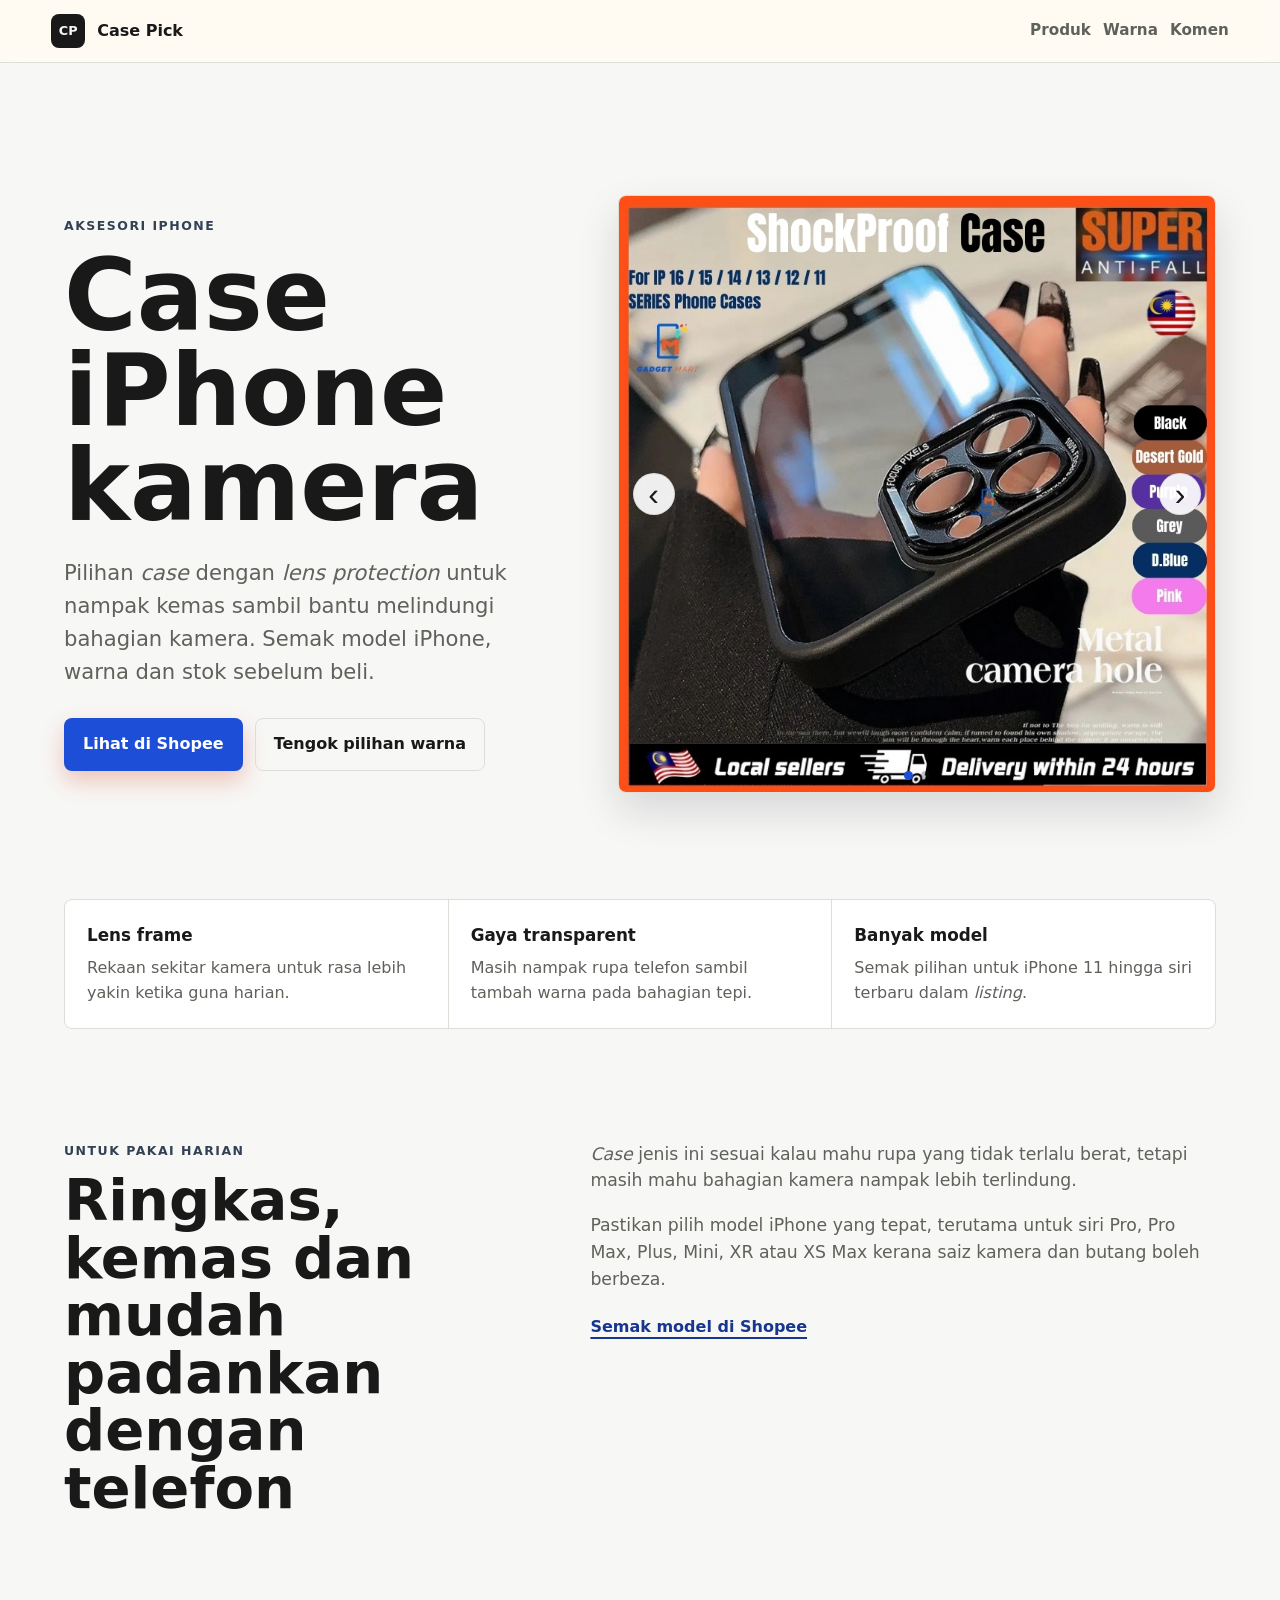
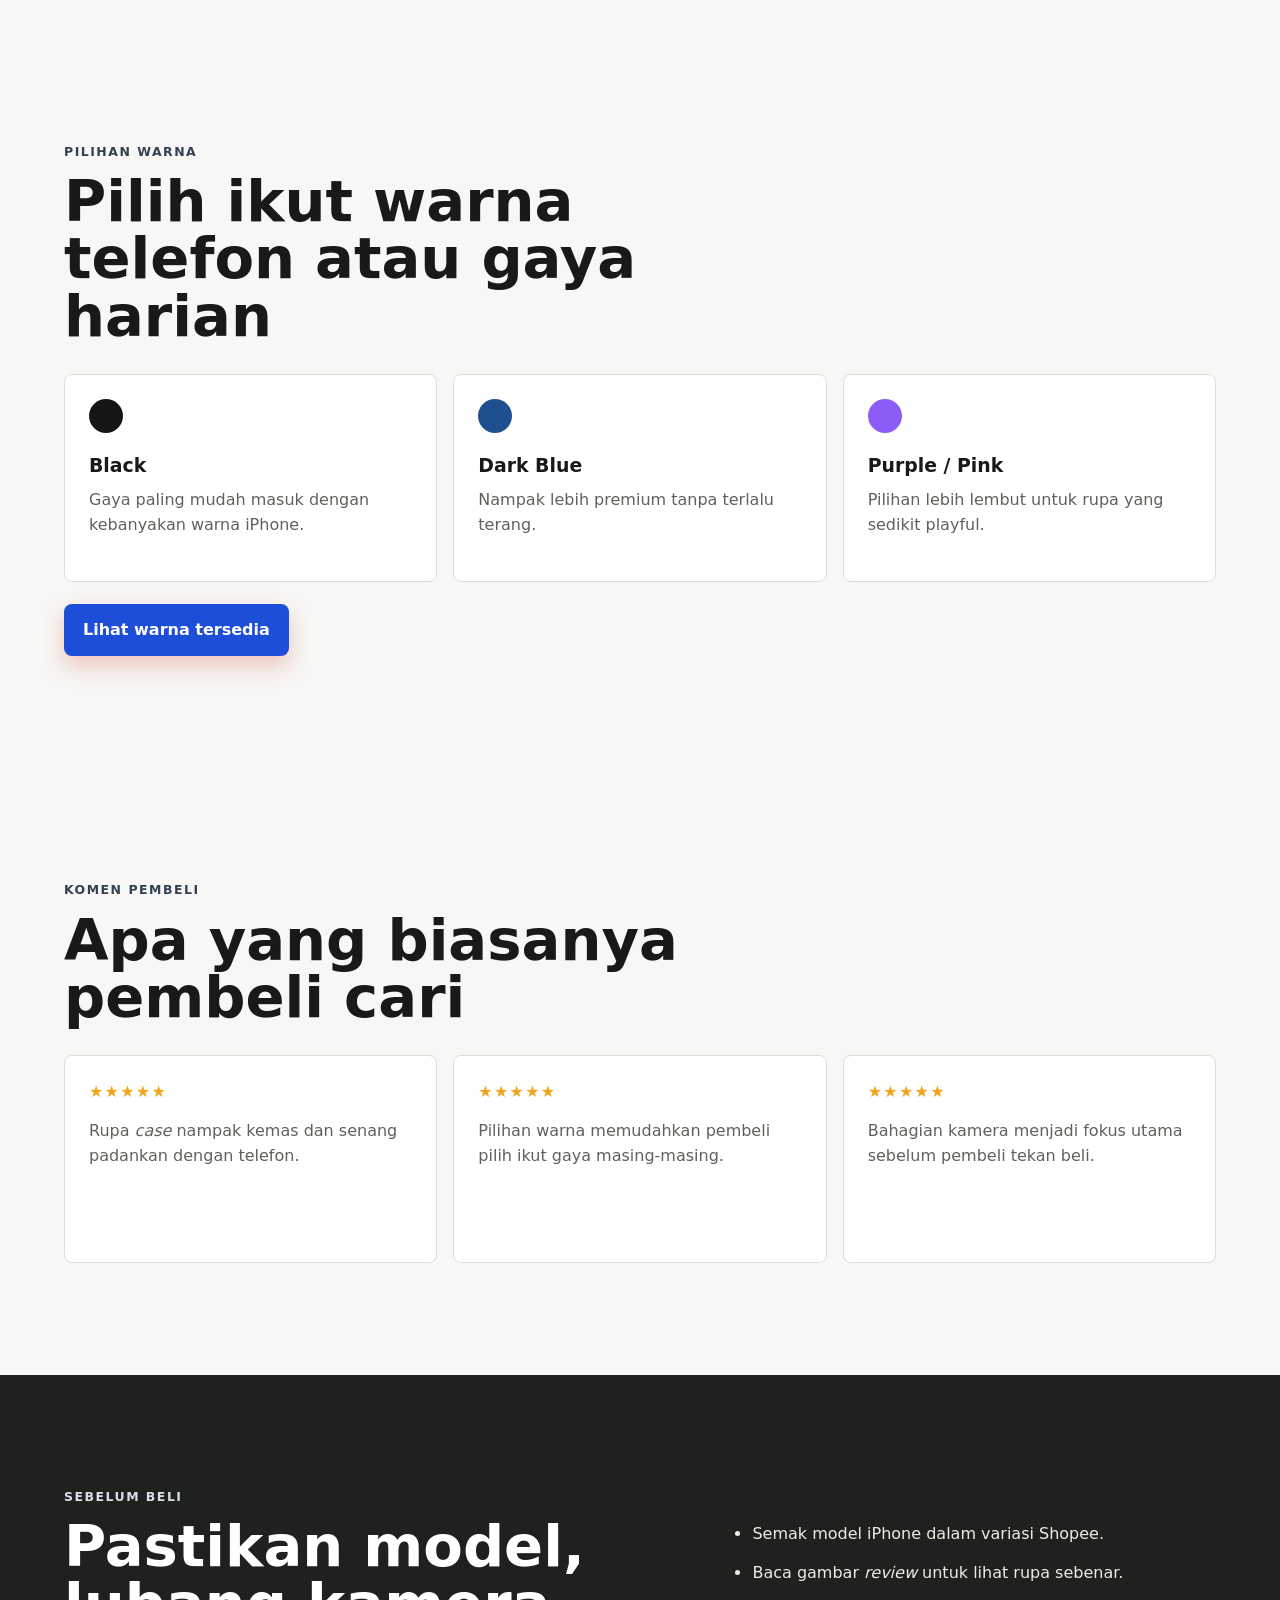
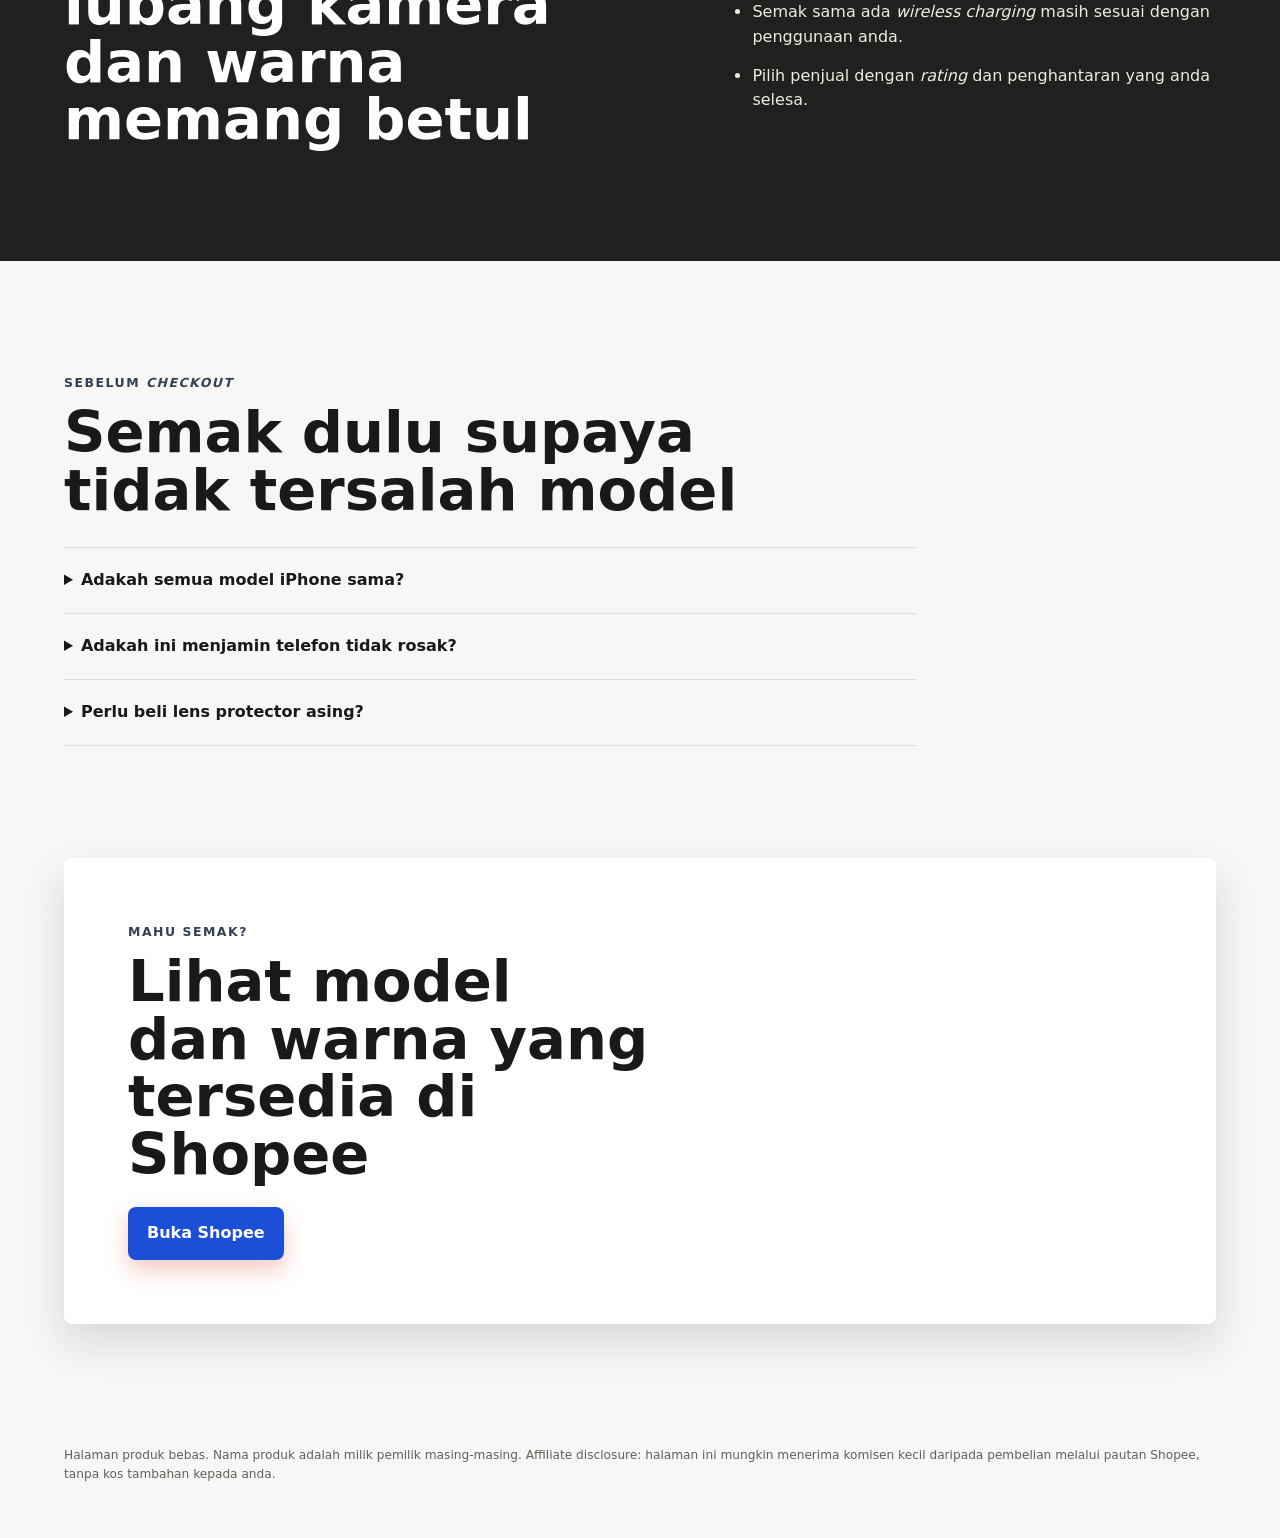
<file: projects/iphone-lens-case-affiliate-site/index.html>
<!doctype html>
<html lang="ms">
  <head>
    <meta charset="utf-8">
    <meta name="viewport" content="width=device-width, initial-scale=1">
    <title>iPhone Lens Protection Case Malaysia</title>
    <meta
      name="description"
      content="Sarung iPhone dengan perlindungan kamera dan gaya transparent. Semak model, warna, harga dan stok di Shopee."
    >
    <meta property="og:title" content="Sarung iPhone dengan camera lens protection">
    <meta
      property="og:description"
      content="Pilihan case iPhone yang nampak kemas, ada pilihan warna, dan sesuai untuk semak di Shopee."
    >
    <meta property="og:image" content="assets/product/iphone-lens-case-01.jpg">
    <meta property="og:type" content="website">
    <link rel="stylesheet" href="styles.css">
  </head>
  <body>
    <header class="site-header">
      <a class="brand" href="#top" aria-label="Case Pick">
        <span class="brand-mark">CP</span>
        <span>Case Pick</span>
      </a>
      <nav aria-label="Bahagian halaman">
        <a href="#produk">Produk</a>
        <a href="#warna">Warna</a>
        <a href="#komen">Komen</a>
      </nav>
    </header>

    <main id="top">
      <section class="hero">
        <div class="hero-copy">
          <p class="eyebrow">Aksesori iPhone</p>
          <h1>Case iPhone kamera</h1>
          <p class="lead">
            Pilihan <em>case</em> dengan <em>lens protection</em> untuk nampak
            kemas sambil bantu melindungi bahagian kamera. Semak model iPhone,
            warna dan stok sebelum beli.
          </p>
          <div class="hero-actions">
            <a class="button primary" data-affiliate-link href="#" rel="nofollow sponsored noopener" target="_blank">
              Lihat di Shopee
            </a>
            <a class="button secondary" href="#warna">Tengok pilihan warna</a>
          </div>
        </div>

        <section class="product-gallery" aria-label="Gambar produk iPhone lens case">
          <div class="slider" data-slider>
            <div class="slides">
              <figure class="slide is-active">
                <img src="assets/product/iphone-lens-case-01.jpg" alt="iPhone shockproof case dengan camera lens protection">
              </figure>
              <figure class="slide">
                <img src="assets/product/iphone-lens-case-02.jpg" alt="Pilihan warna iPhone case dengan lens frame">
              </figure>
            </div>
            <button class="slider-button prev" type="button" data-prev aria-label="Gambar sebelum">‹</button>
            <button class="slider-button next" type="button" data-next aria-label="Gambar seterusnya">›</button>
            <div class="slider-dots" aria-label="Status gambar">
              <button type="button" class="is-active" data-dot="0" aria-label="Gambar 1"></button>
              <button type="button" data-dot="1" aria-label="Gambar 2"></button>
            </div>
          </div>
        </section>
      </section>

      <section id="produk" class="signal-strip" aria-label="Kelebihan produk">
        <div>
          <strong>Lens frame</strong>
          <span>Rekaan sekitar kamera untuk rasa lebih yakin ketika guna harian.</span>
        </div>
        <div>
          <strong>Gaya transparent</strong>
          <span>Masih nampak rupa telefon sambil tambah warna pada bahagian tepi.</span>
        </div>
        <div>
          <strong>Banyak model</strong>
          <span>Semak pilihan untuk iPhone 11 hingga siri terbaru dalam <em>listing</em>.</span>
        </div>
      </section>

      <section class="section two-column">
        <div>
          <p class="eyebrow">Untuk pakai harian</p>
          <h2>Ringkas, kemas dan mudah padankan dengan telefon</h2>
        </div>
        <div class="copy-stack">
          <p>
            <em>Case</em> jenis ini sesuai kalau mahu rupa yang tidak terlalu berat,
            tetapi masih mahu bahagian kamera nampak lebih terlindung.
          </p>
          <p>
            Pastikan pilih model iPhone yang tepat, terutama untuk siri Pro, Pro Max,
            Plus, Mini, XR atau XS Max kerana saiz kamera dan butang boleh berbeza.
          </p>
          <a class="text-link" data-affiliate-link href="#" rel="nofollow sponsored noopener" target="_blank">
            Semak model di Shopee
          </a>
        </div>
      </section>

      <section id="warna" class="section">
        <div class="section-heading">
          <p class="eyebrow">Pilihan warna</p>
          <h2>Pilih ikut warna telefon atau gaya harian</h2>
        </div>
        <div class="flavour-grid">
          <article>
            <span class="dot black"></span>
            <h3>Black</h3>
            <p>Gaya paling mudah masuk dengan kebanyakan warna iPhone.</p>
          </article>
          <article>
            <span class="dot blue"></span>
            <h3>Dark Blue</h3>
            <p>Nampak lebih premium tanpa terlalu terang.</p>
          </article>
          <article>
            <span class="dot purple"></span>
            <h3>Purple / Pink</h3>
            <p>Pilihan lebih lembut untuk rupa yang sedikit playful.</p>
          </article>
        </div>
        <div class="section-action">
          <a class="button primary" data-affiliate-link href="#" rel="nofollow sponsored noopener" target="_blank">
            Lihat warna tersedia
          </a>
        </div>
      </section>

      <section id="komen" class="section reviews">
        <div class="section-heading">
          <p class="eyebrow">Komen pembeli</p>
          <h2>Apa yang biasanya pembeli cari</h2>
        </div>
        <div class="review-grid">
          <article>
            <div class="stars" aria-label="Maklum balas positif">★★★★★</div>
            <p>Rupa <em>case</em> nampak kemas dan senang padankan dengan telefon.</p>
          </article>
          <article>
            <div class="stars" aria-label="Maklum balas positif">★★★★★</div>
            <p>Pilihan warna memudahkan pembeli pilih ikut gaya masing-masing.</p>
          </article>
          <article>
            <div class="stars" aria-label="Maklum balas positif">★★★★★</div>
            <p>Bahagian kamera menjadi fokus utama sebelum pembeli tekan beli.</p>
          </article>
        </div>
      </section>

      <section class="section feature-band">
        <div>
          <p class="eyebrow">Sebelum beli</p>
          <h2>Pastikan model, lubang kamera dan warna memang betul</h2>
        </div>
        <ul>
          <li>Semak model iPhone dalam variasi Shopee.</li>
          <li>Baca gambar <em>review</em> untuk lihat rupa sebenar.</li>
          <li>Semak sama ada <em>wireless charging</em> masih sesuai dengan penggunaan anda.</li>
          <li>Pilih penjual dengan <em>rating</em> dan penghantaran yang anda selesa.</li>
        </ul>
      </section>

      <section id="faq" class="section faq">
        <div class="section-heading">
          <p class="eyebrow">Sebelum <em>checkout</em></p>
          <h2>Semak dulu supaya tidak tersalah model</h2>
        </div>
        <details>
          <summary>Adakah semua model iPhone sama?</summary>
          <p>Tidak. Saiz badan, lubang kamera dan kedudukan butang boleh berbeza. Pilih variasi model yang tepat di Shopee.</p>
        </details>
        <details>
          <summary>Adakah ini menjamin telefon tidak rosak?</summary>
          <p>Tidak. <em>Case</em> boleh membantu perlindungan harian, tetapi tidak menjamin telefon bebas rosak jika jatuh atau terkena hentakan kuat.</p>
        </details>
        <details>
          <summary>Perlu beli lens protector asing?</summary>
          <p>Bergantung pada pilihan anda. Semak gambar dan penerangan penjual untuk faham sama ada rekaan kamera sudah mencukupi untuk penggunaan anda.</p>
        </details>
      </section>

      <section class="closing-cta">
        <p class="eyebrow">Mahu semak?</p>
        <h2>Lihat model dan warna yang tersedia di Shopee</h2>
        <a class="button primary" data-affiliate-link href="#" rel="nofollow sponsored noopener" target="_blank">
          Buka Shopee
        </a>
      </section>
    </main>

    <footer>
      <p>
        Halaman produk bebas. Nama produk adalah milik pemilik masing-masing.
        Affiliate disclosure: halaman ini mungkin menerima komisen kecil daripada pembelian melalui pautan Shopee, tanpa kos tambahan kepada anda.
      </p>
    </footer>

    <script>
      // Replace this with your generated Shopee affiliate URL when ready.
      const AFFILIATE_URL = "";

      document.querySelectorAll("[data-affiliate-link]").forEach((link) => {
        if (AFFILIATE_URL.trim()) {
          link.href = AFFILIATE_URL;
          return;
        }

        link.href = "#";
        link.setAttribute("aria-disabled", "true");
        link.addEventListener("click", (event) => event.preventDefault());
      });

      const slides = Array.from(document.querySelectorAll(".slide"));
      const dots = Array.from(document.querySelectorAll("[data-dot]"));
      const prevButton = document.querySelector("[data-prev]");
      const nextButton = document.querySelector("[data-next]");
      let activeSlide = 0;
      let autoTimer;

      function showSlide(nextIndex, direction = "next") {
        const current = activeSlide;
        activeSlide = (nextIndex + slides.length) % slides.length;

        slides.forEach((slide, index) => {
          slide.classList.remove("is-active", "from-right", "from-left", "to-left", "to-right");
          if (index === current && index !== activeSlide) {
            slide.classList.add(direction === "next" ? "to-left" : "to-right");
          }
          if (index === activeSlide) {
            slide.classList.add("is-active", direction === "next" ? "from-right" : "from-left");
          }
        });

        dots.forEach((dot, index) => {
          dot.classList.toggle("is-active", index === activeSlide);
        });
      }

      function restartAutoSlide() {
        clearInterval(autoTimer);
        autoTimer = setInterval(() => showSlide(activeSlide + 1, "next"), 4200);
      }

      prevButton.addEventListener("click", () => {
        showSlide(activeSlide - 1, "prev");
        restartAutoSlide();
      });

      nextButton.addEventListener("click", () => {
        showSlide(activeSlide + 1, "next");
        restartAutoSlide();
      });

      dots.forEach((dot) => {
        dot.addEventListener("click", () => {
          const nextIndex = Number(dot.dataset.dot);
          showSlide(nextIndex, nextIndex > activeSlide ? "next" : "prev");
          restartAutoSlide();
        });
      });

      restartAutoSlide();
    </script>
  </body>
</html>
</file>
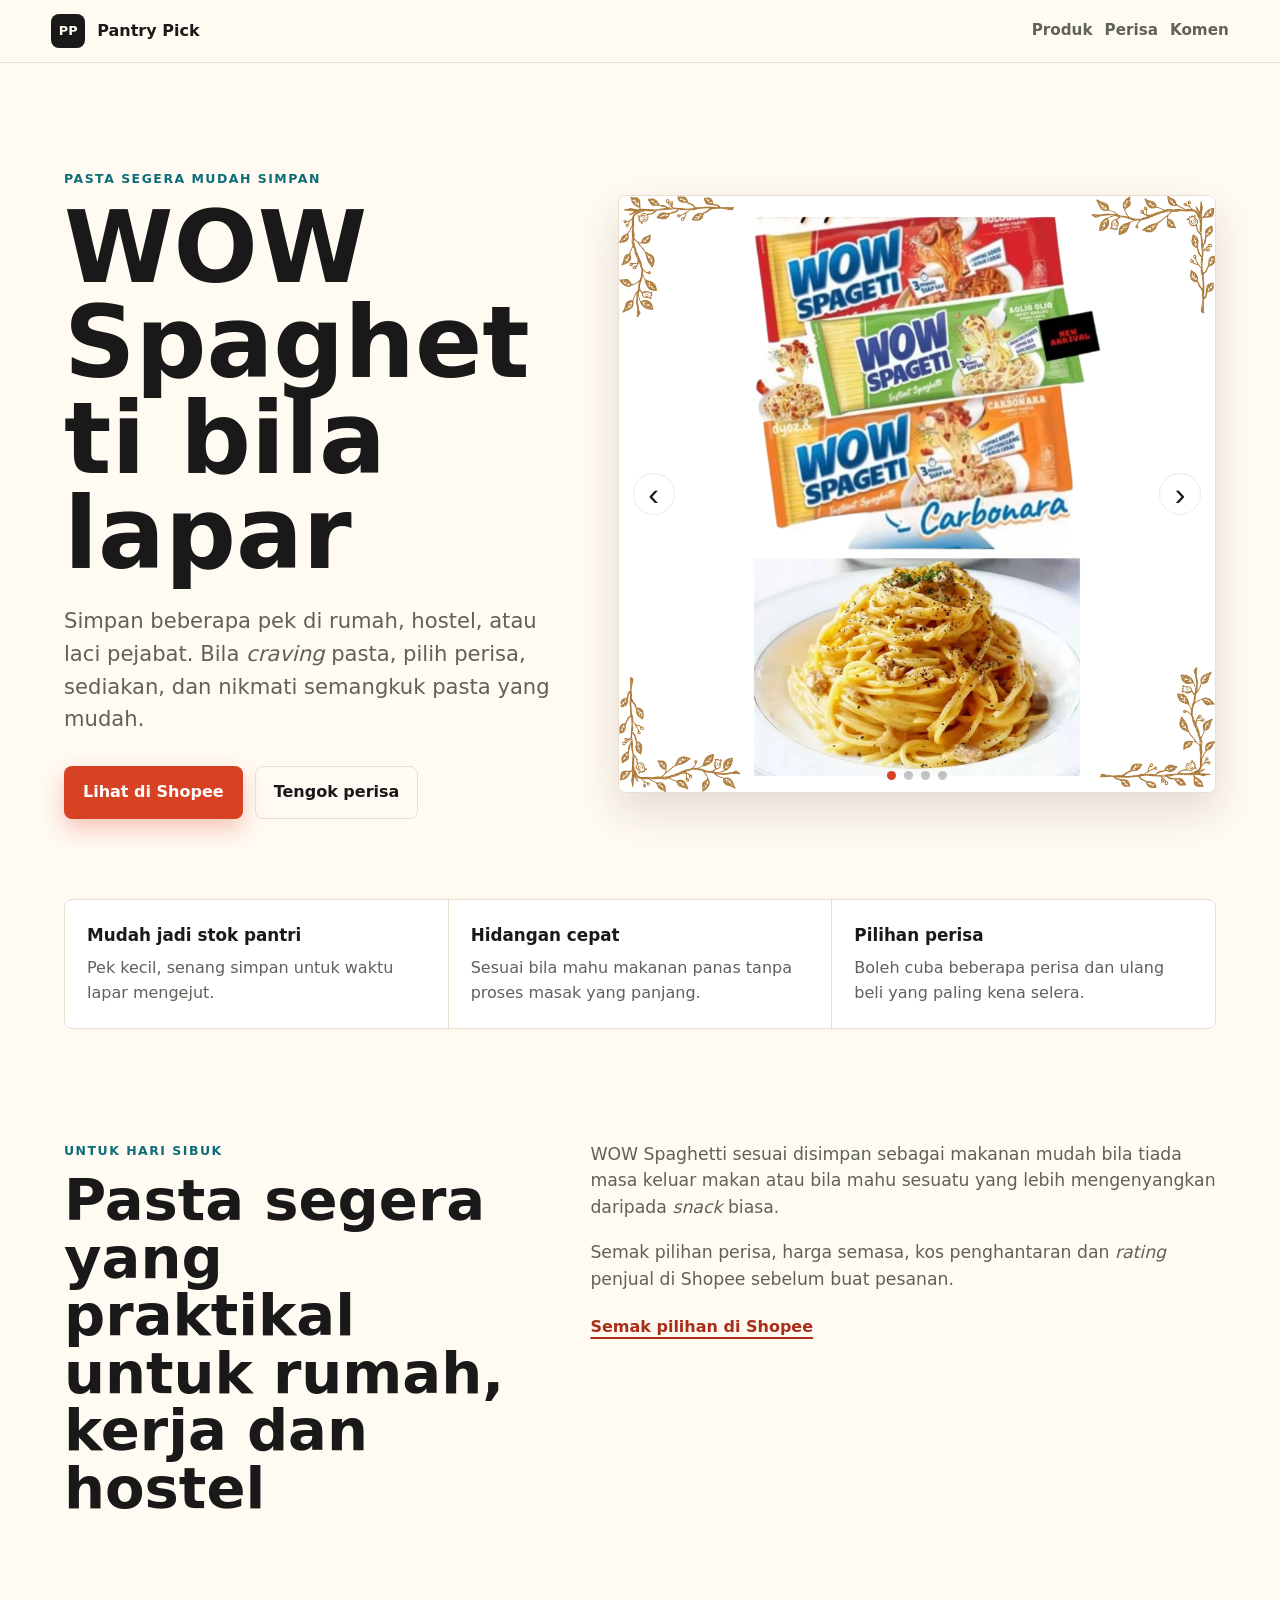
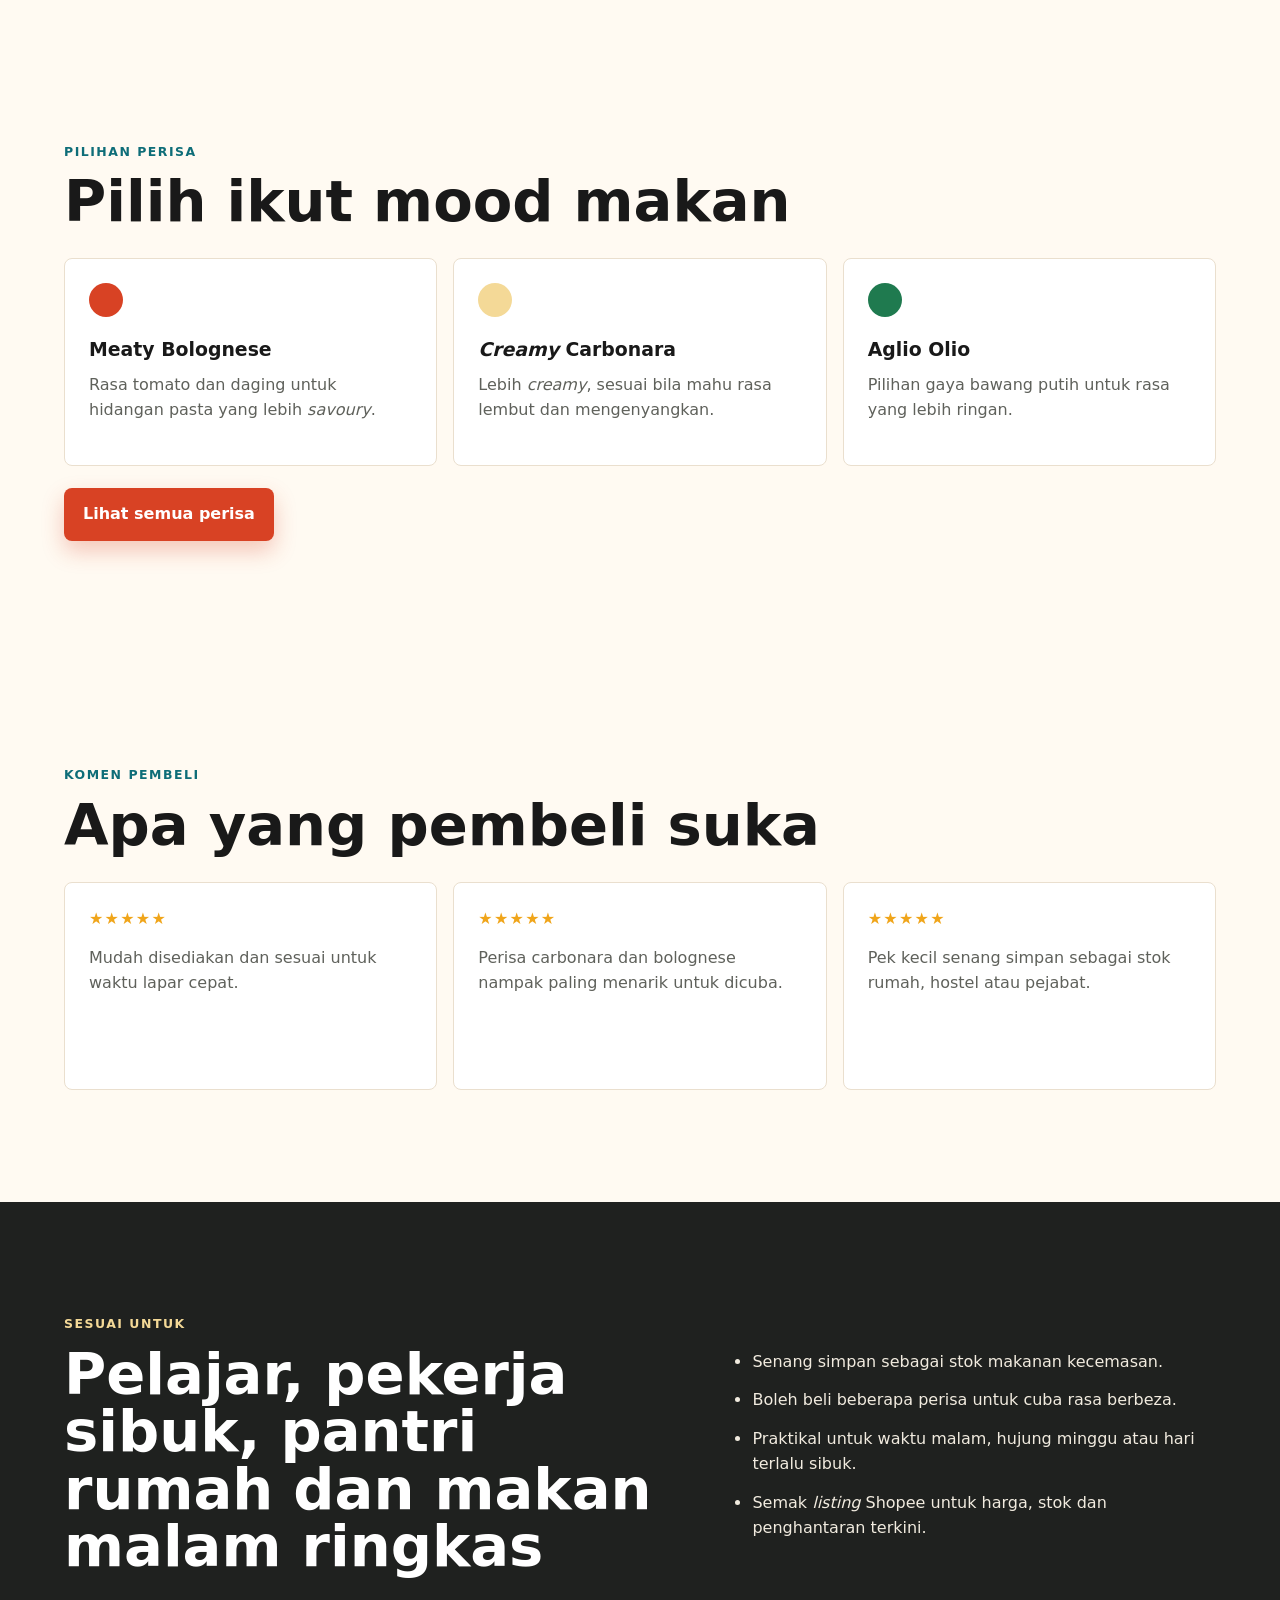
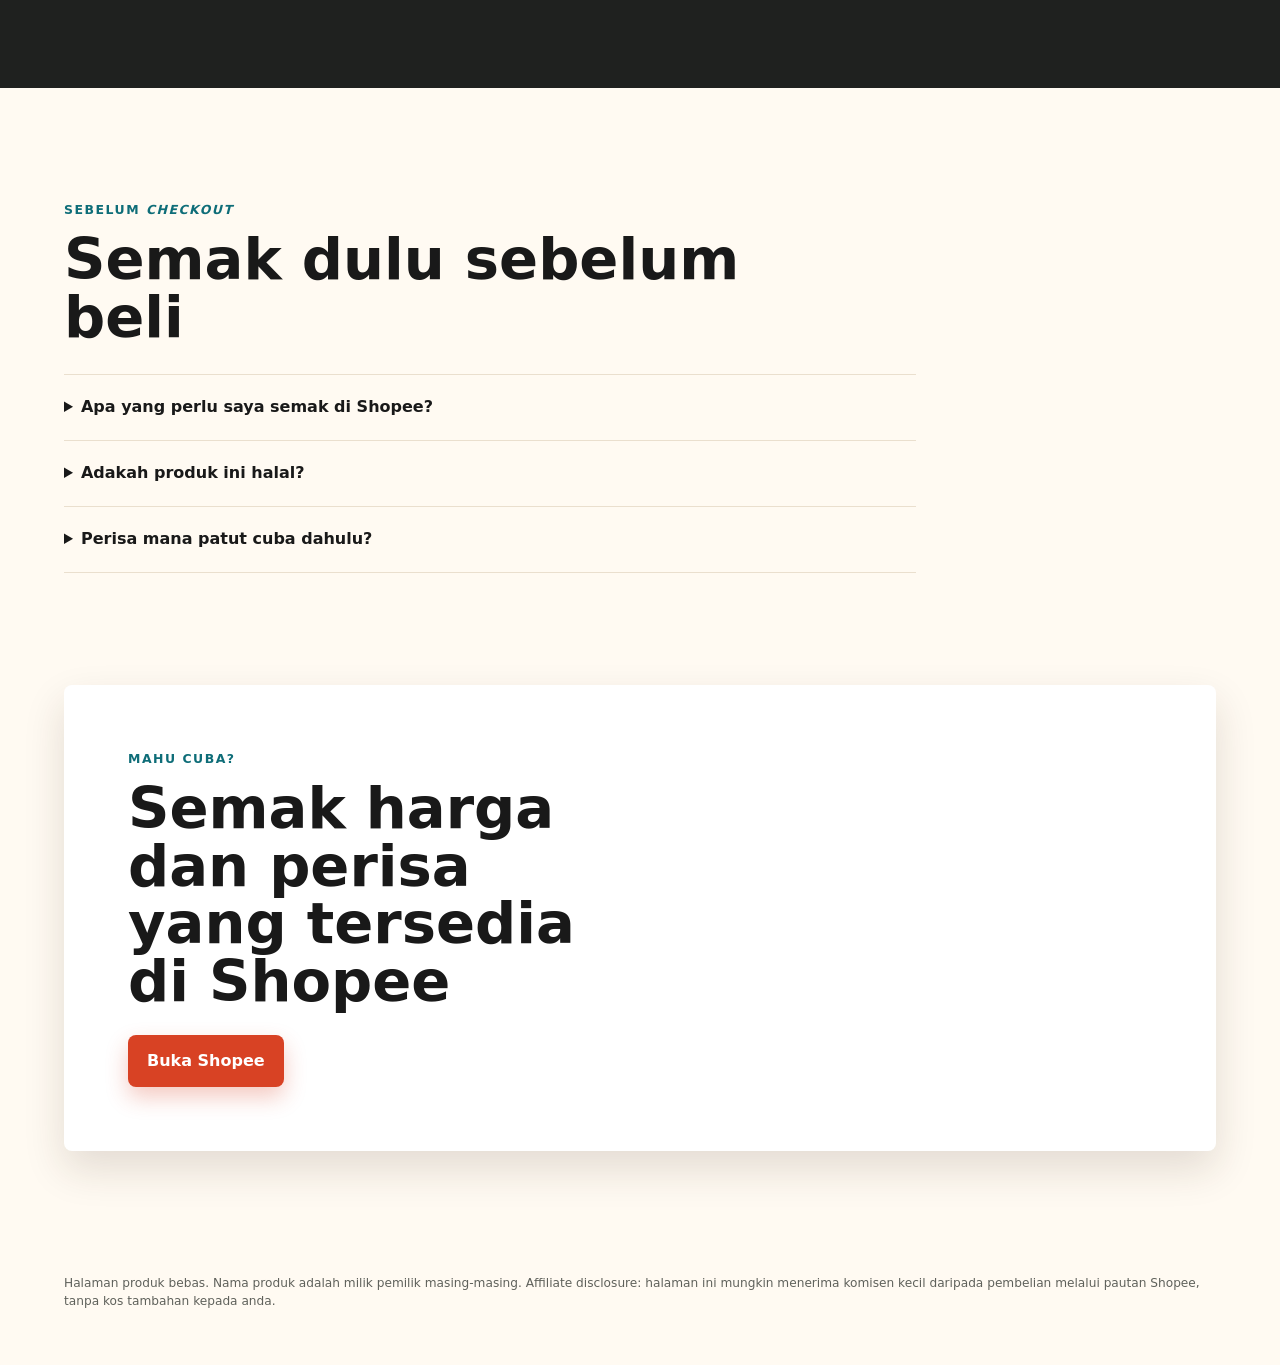
<file: projects/wow-spaghetti-affiliate-site/index.html>
<!doctype html>
<html lang="ms">
  <head>
    <meta charset="utf-8">
    <meta name="viewport" content="width=device-width, initial-scale=1">
    <title>WOW Spaghetti Instant Pasta Malaysia</title>
    <meta
      name="description"
      content="WOW Spaghetti instant pasta untuk hidangan cepat di rumah, hostel, pejabat, atau waktu malam. Lihat pilihan perisa di Shopee."
    >
    <meta property="og:title" content="WOW Spaghetti: pasta segera yang mudah disimpan">
    <meta
      property="og:description"
      content="Pilihan pasta segera untuk hari sibuk, waktu belajar, dan stok pantri."
    >
    <meta property="og:image" content="assets/product/wow-spaghetti-01.jpg">
    <meta property="og:type" content="website">
    <link rel="stylesheet" href="styles.css">
  </head>
  <body>
    <header class="site-header">
      <a class="brand" href="#top" aria-label="Pantry Pick">
        <span class="brand-mark">PP</span>
        <span>Pantry Pick</span>
      </a>
      <nav aria-label="Bahagian halaman">
        <a href="#produk">Produk</a>
        <a href="#perisa">Perisa</a>
        <a href="#komen">Komen</a>
      </nav>
    </header>

    <main id="top">
      <section class="hero">
        <div class="hero-copy">
          <p class="eyebrow">Pasta segera mudah simpan</p>
          <h1>WOW Spaghetti bila lapar</h1>
          <p class="lead">
            Simpan beberapa pek di rumah, hostel, atau laci pejabat. Bila
            <em>craving</em> pasta, pilih perisa, sediakan, dan nikmati semangkuk
            pasta yang mudah.
          </p>
          <div class="hero-actions">
            <a class="button primary" data-affiliate-link href="https://shopee.com.my/product/330294895/41504973364" rel="nofollow sponsored noopener" target="_blank">
              Lihat di Shopee
            </a>
            <a class="button secondary" href="#perisa">Tengok perisa</a>
          </div>
        </div>

        <section class="product-gallery" aria-label="Gambar produk WOW Spaghetti">
          <div class="slider" data-slider>
            <div class="slides">
              <figure class="slide is-active">
                <img src="assets/product/wow-spaghetti-01.jpg" alt="WOW Spaghetti dalam beberapa perisa">
              </figure>
              <figure class="slide">
                <img src="assets/product/wow-spaghetti-02.jpg" alt="Pek WOW Spaghetti Aglio Olio, Carbonara dan Bolognese">
              </figure>
              <figure class="slide">
                <img src="assets/product/wow-spaghetti-03.jpg" alt="Pilihan perisa WOW Spaghetti bersama cadangan hidangan">
              </figure>
              <figure class="slide">
                <img src="assets/product/wow-spaghetti-04.jpg" alt="WOW Spaghetti dan hidangan pasta">
              </figure>
            </div>
            <button class="slider-button prev" type="button" data-prev aria-label="Gambar sebelum">‹</button>
            <button class="slider-button next" type="button" data-next aria-label="Gambar seterusnya">›</button>
            <div class="slider-dots" aria-label="Status gambar">
              <button type="button" class="is-active" data-dot="0" aria-label="Gambar 1"></button>
              <button type="button" data-dot="1" aria-label="Gambar 2"></button>
              <button type="button" data-dot="2" aria-label="Gambar 3"></button>
              <button type="button" data-dot="3" aria-label="Gambar 4"></button>
            </div>
          </div>
        </section>
      </section>

      <section id="produk" class="signal-strip" aria-label="Kelebihan produk">
        <div>
          <strong>Mudah jadi stok pantri</strong>
          <span>Pek kecil, senang simpan untuk waktu lapar mengejut.</span>
        </div>
        <div>
          <strong>Hidangan cepat</strong>
          <span>Sesuai bila mahu makanan panas tanpa proses masak yang panjang.</span>
        </div>
        <div>
          <strong>Pilihan perisa</strong>
          <span>Boleh cuba beberapa perisa dan ulang beli yang paling kena selera.</span>
        </div>
      </section>

      <section class="section two-column">
        <div>
          <p class="eyebrow">Untuk hari sibuk</p>
          <h2>Pasta segera yang praktikal untuk rumah, kerja dan hostel</h2>
        </div>
        <div class="copy-stack">
          <p>
            WOW Spaghetti sesuai disimpan sebagai makanan mudah bila tiada masa
            keluar makan atau bila mahu sesuatu yang lebih mengenyangkan daripada
            <em>snack</em> biasa.
          </p>
          <p>
            Semak pilihan perisa, harga semasa, kos penghantaran dan <em>rating</em> penjual
            di Shopee sebelum buat pesanan.
          </p>
          <a class="text-link" data-affiliate-link href="https://shopee.com.my/product/330294895/41504973364" rel="nofollow sponsored noopener" target="_blank">
            Semak pilihan di Shopee
          </a>
        </div>
      </section>

      <section id="perisa" class="section">
        <div class="section-heading">
          <p class="eyebrow">Pilihan perisa</p>
          <h2>Pilih ikut mood makan</h2>
        </div>
        <div class="flavour-grid">
          <article>
            <span class="dot red"></span>
            <h3>Meaty Bolognese</h3>
            <p>Rasa tomato dan daging untuk hidangan pasta yang lebih <em>savoury</em>.</p>
          </article>
          <article>
            <span class="dot cream"></span>
            <h3><em>Creamy</em> Carbonara</h3>
            <p>Lebih <em>creamy</em>, sesuai bila mahu rasa lembut dan mengenyangkan.</p>
          </article>
          <article>
            <span class="dot green"></span>
            <h3>Aglio Olio</h3>
            <p>Pilihan gaya bawang putih untuk rasa yang lebih ringan.</p>
          </article>
        </div>
        <div class="section-action">
          <a class="button primary" data-affiliate-link href="https://shopee.com.my/product/330294895/41504973364" rel="nofollow sponsored noopener" target="_blank">
            Lihat semua perisa
          </a>
        </div>
      </section>

      <section id="komen" class="section reviews">
        <div class="section-heading">
          <p class="eyebrow">Komen pembeli</p>
          <h2>Apa yang pembeli suka</h2>
        </div>
        <div class="review-grid">
          <article>
            <div class="stars" aria-label="Maklum balas positif">★★★★★</div>
            <p>Mudah disediakan dan sesuai untuk waktu lapar cepat.</p>
          </article>
          <article>
            <div class="stars" aria-label="Maklum balas positif">★★★★★</div>
            <p>Perisa carbonara dan bolognese nampak paling menarik untuk dicuba.</p>
          </article>
          <article>
            <div class="stars" aria-label="Maklum balas positif">★★★★★</div>
            <p>Pek kecil senang simpan sebagai stok rumah, hostel atau pejabat.</p>
          </article>
        </div>
      </section>

      <section class="section feature-band">
        <div>
          <p class="eyebrow">Sesuai untuk</p>
          <h2>Pelajar, pekerja sibuk, pantri rumah dan makan malam ringkas</h2>
        </div>
        <ul>
          <li>Senang simpan sebagai stok makanan kecemasan.</li>
          <li>Boleh beli beberapa perisa untuk cuba rasa berbeza.</li>
          <li>Praktikal untuk waktu malam, hujung minggu atau hari terlalu sibuk.</li>
          <li>Semak <em>listing</em> Shopee untuk harga, stok dan penghantaran terkini.</li>
        </ul>
      </section>

      <section id="faq" class="section faq">
        <div class="section-heading">
          <p class="eyebrow">Sebelum <em>checkout</em></p>
          <h2>Semak dulu sebelum beli</h2>
        </div>
        <details>
          <summary>Apa yang perlu saya semak di Shopee?</summary>
          <p>Semak pilihan perisa, harga semasa, kos penghantaran, <em>rating</em> penjual, gambar <em>review</em> dan stok sebelum buat pesanan.</p>
        </details>
        <details>
          <summary>Adakah produk ini halal?</summary>
          <p>Sesetengah <em>listing</em> menyatakan produk ini halal. Sahkan pada gambar pembungkusan dan penerangan penjual sebelum membeli.</p>
        </details>
        <details>
          <summary>Perisa mana patut cuba dahulu?</summary>
          <p>Jika suka rasa <em>creamy</em>, cuba Carbonara. Jika suka tomato dan <em>savoury</em>, cuba Bolognese. Jika mahu rasa lebih ringan, cuba Aglio Olio.</p>
        </details>
      </section>

      <section class="closing-cta">
        <p class="eyebrow">Mahu cuba?</p>
        <h2>Semak harga dan perisa yang tersedia di Shopee</h2>
        <a class="button primary" data-affiliate-link href="https://shopee.com.my/product/330294895/41504973364" rel="nofollow sponsored noopener" target="_blank">
          Buka Shopee
        </a>
      </section>
    </main>

    <footer>
      <p>
        Halaman produk bebas. Nama produk adalah milik pemilik masing-masing.
        Affiliate disclosure: halaman ini mungkin menerima komisen kecil daripada pembelian melalui pautan Shopee, tanpa kos tambahan kepada anda.
      </p>
    </footer>

    <script>
      // Replace this with your generated Shopee affiliate URL when ready.
      const AFFILIATE_URL = "https://shopee.com.my/product/330294895/41504973364";

      document.querySelectorAll("[data-affiliate-link]").forEach((link) => {
        link.href = AFFILIATE_URL;
      });

      const slides = Array.from(document.querySelectorAll(".slide"));
      const dots = Array.from(document.querySelectorAll("[data-dot]"));
      const prevButton = document.querySelector("[data-prev]");
      const nextButton = document.querySelector("[data-next]");
      let activeSlide = 0;
      let autoTimer;

      function showSlide(nextIndex, direction = "next") {
        const current = activeSlide;
        activeSlide = (nextIndex + slides.length) % slides.length;

        slides.forEach((slide, index) => {
          slide.classList.remove("is-active", "from-right", "from-left", "to-left", "to-right");
          if (index === current && index !== activeSlide) {
            slide.classList.add(direction === "next" ? "to-left" : "to-right");
          }
          if (index === activeSlide) {
            slide.classList.add("is-active", direction === "next" ? "from-right" : "from-left");
          }
        });

        dots.forEach((dot, index) => {
          dot.classList.toggle("is-active", index === activeSlide);
        });
      }

      function restartAutoSlide() {
        clearInterval(autoTimer);
        autoTimer = setInterval(() => showSlide(activeSlide + 1, "next"), 4200);
      }

      prevButton.addEventListener("click", () => {
        showSlide(activeSlide - 1, "prev");
        restartAutoSlide();
      });

      nextButton.addEventListener("click", () => {
        showSlide(activeSlide + 1, "next");
        restartAutoSlide();
      });

      dots.forEach((dot) => {
        dot.addEventListener("click", () => {
          const nextIndex = Number(dot.dataset.dot);
          showSlide(nextIndex, nextIndex > activeSlide ? "next" : "prev");
          restartAutoSlide();
        });
      });

      restartAutoSlide();
    </script>
  </body>
</html>
</file>
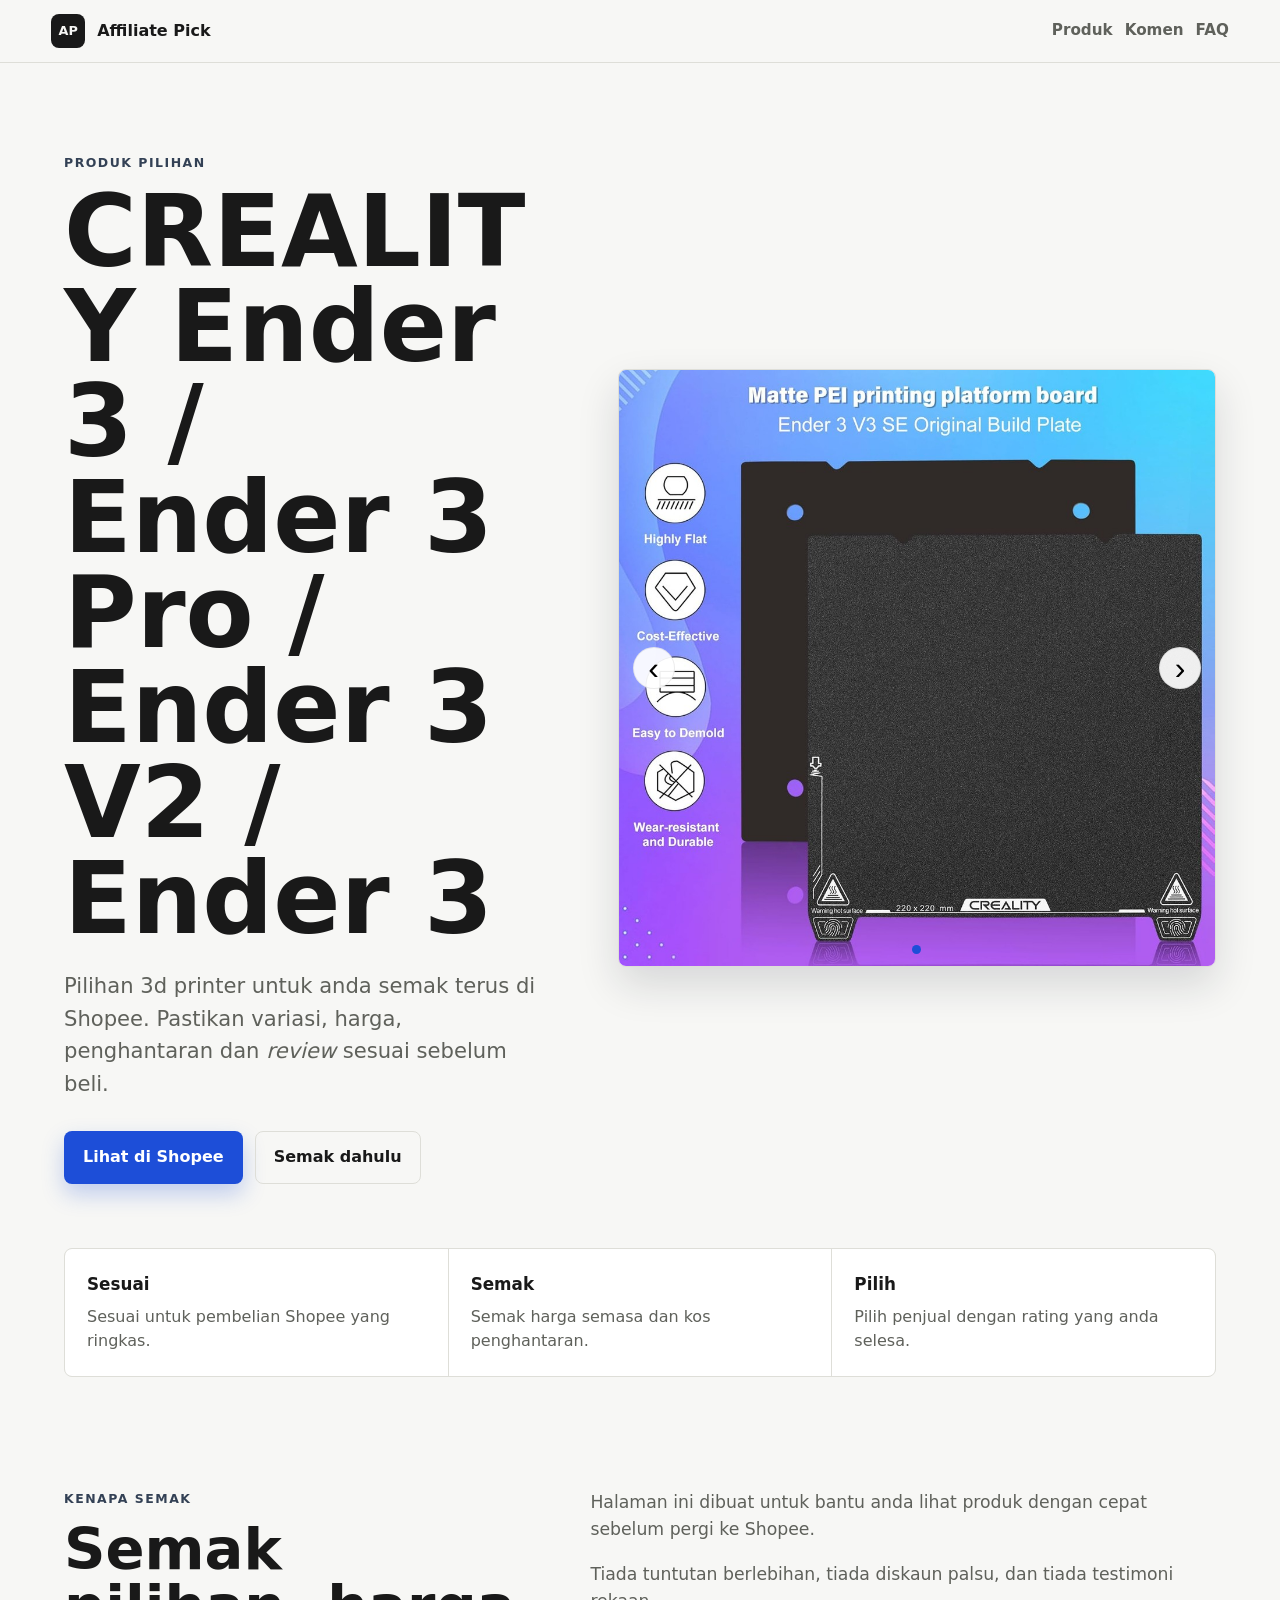
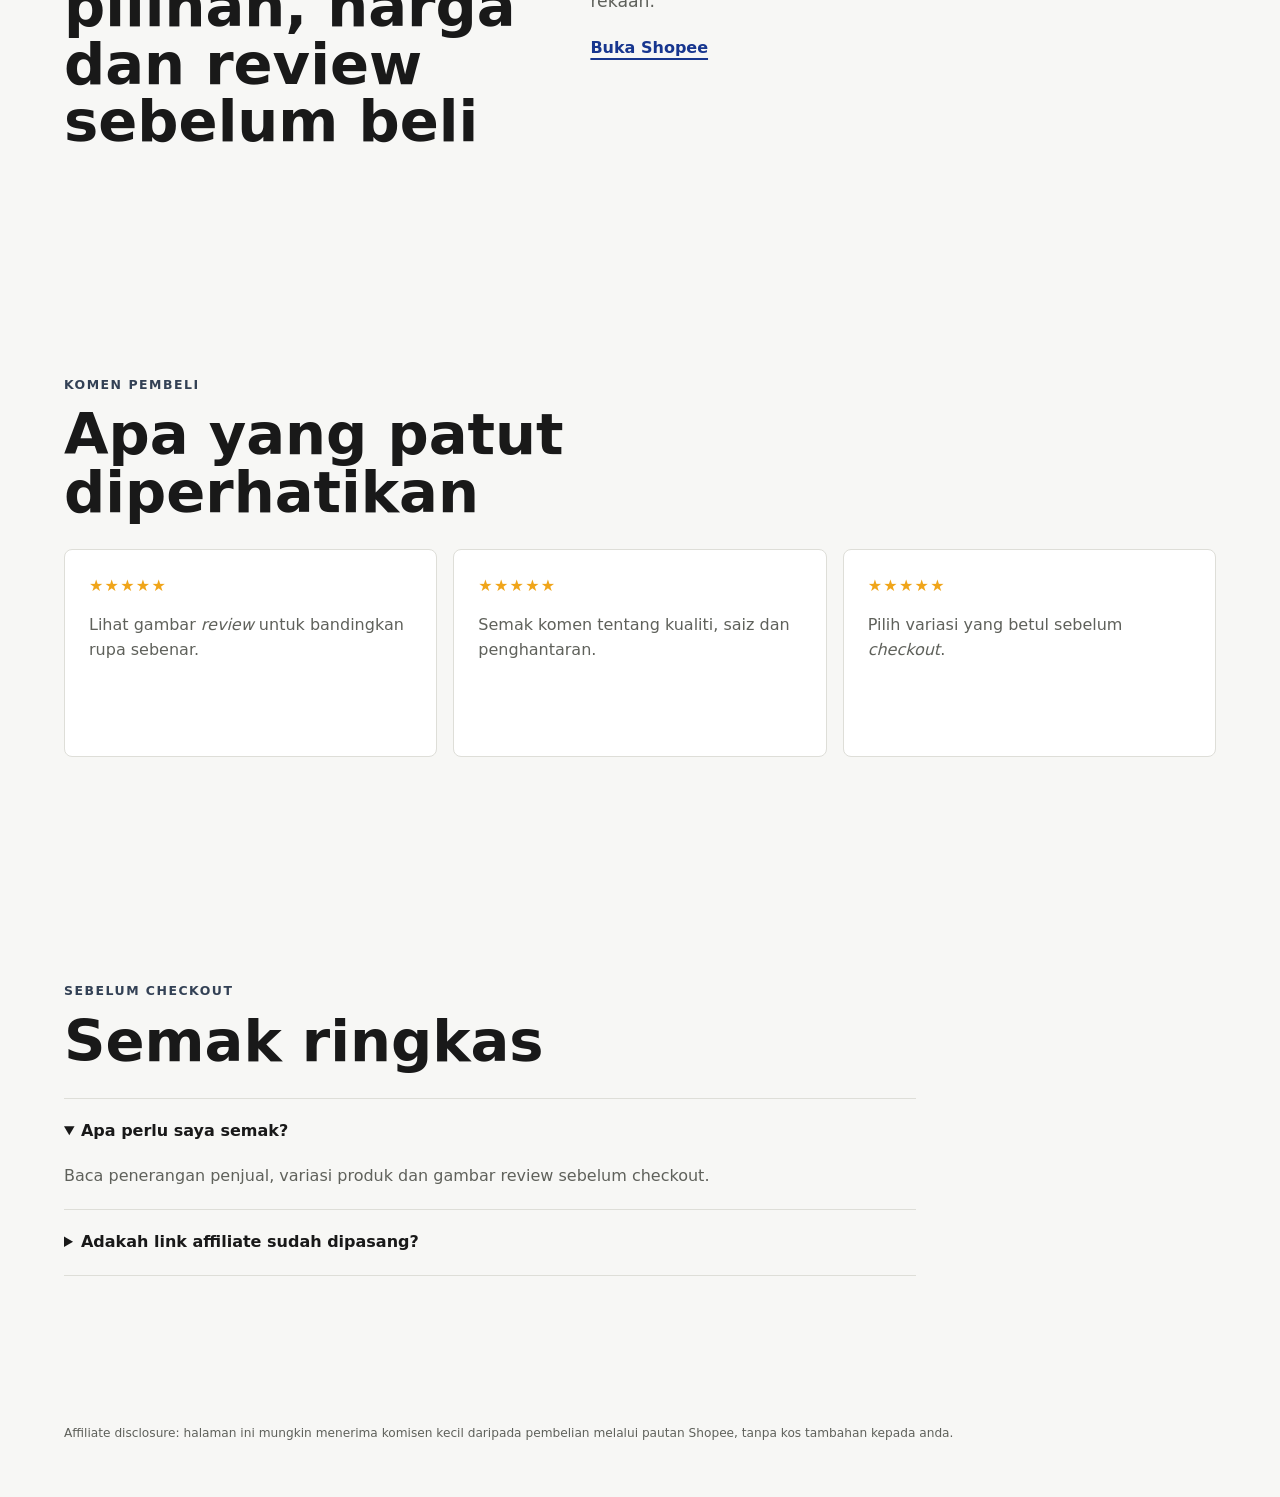
<file: projects/affiliate-builder-ui/generated/site/index.html>
<!doctype html>
<html lang="ms">
  <head>
    <meta charset="utf-8">
    <meta name="viewport" content="width=device-width, initial-scale=1">
    <title>CREALITY Ender 3 / Ender 3 Pro / Ender 3 V2 / Ender 3</title>
    <meta name="description" content="CREALITY Ender 3 / Ender 3 Pro / Ender 3 V2 / Ender 3 - semak pilihan, harga dan review di Shopee.">
    <link rel="stylesheet" href="styles.css">
  </head>
  <body>
    <header class="site-header">
      <a class="brand" href="#top"><span class="brand-mark">AP</span><span>Affiliate Pick</span></a>
      <nav><a href="#produk">Produk</a><a href="#komen">Komen</a><a href="#faq">FAQ</a></nav>
    </header>
    <main id="top">
      <section class="hero">
        <div class="hero-copy">
          <p class="eyebrow">Produk pilihan</p>
          <h1>CREALITY Ender 3 / Ender 3 Pro / Ender 3 V2 / Ender 3</h1>
          <p class="lead">Pilihan 3d printer untuk anda semak terus di Shopee. Pastikan variasi, harga, penghantaran dan <em>review</em> sesuai sebelum beli.</p>
          <div class="hero-actions">
            <a class="button primary" data-affiliate-link href="#" rel="nofollow sponsored noopener" target="_blank">Lihat di Shopee</a>
            <a class="button secondary" href="#produk">Semak dahulu</a>
          </div>
        </div>
        <section class="product-gallery">
          <div class="slider" data-slider>
            <div class="slides">
              <figure class="slide is-active">
                <img src="assets/product/creality-ender-3-ender-3-pro-ender-3-v2-ender-3-01.jpg" alt="CREALITY Ender 3 / Ender 3 Pro / Ender 3 V2 / Ender 3">
              </figure>
            </div>
            <button class="slider-button prev" type="button" data-prev aria-label="Gambar sebelum">‹</button>
            <button class="slider-button next" type="button" data-next aria-label="Gambar seterusnya">›</button>
            <div class="slider-dots"><button type="button" class="is-active" data-dot="0" aria-label="Gambar 1"></button></div>
          </div>
        </section>
      </section>
      <section id="produk" class="signal-strip">
        <div><strong>Sesuai</strong><span>Sesuai untuk pembelian Shopee yang ringkas.</span></div><div><strong>Semak</strong><span>Semak harga semasa dan kos penghantaran.</span></div><div><strong>Pilih</strong><span>Pilih penjual dengan rating yang anda selesa.</span></div>
      </section>
      <section class="section two-column">
        <div><p class="eyebrow">Kenapa semak</p><h2>Semak pilihan, harga dan review sebelum beli</h2></div>
        <div class="copy-stack">
          <p>Halaman ini dibuat untuk bantu anda lihat produk dengan cepat sebelum pergi ke Shopee.</p>
          <p>Tiada tuntutan berlebihan, tiada diskaun palsu, dan tiada testimoni rekaan.</p>
          <a class="text-link" data-affiliate-link href="#" rel="nofollow sponsored noopener" target="_blank">Buka Shopee</a>
        </div>
      </section>
      <section id="komen" class="section reviews">
        <div class="section-heading"><p class="eyebrow">Komen pembeli</p><h2>Apa yang patut diperhatikan</h2></div>
        <div class="review-grid">
          <article><div class="stars">★★★★★</div><p>Lihat gambar <em>review</em> untuk bandingkan rupa sebenar.</p></article>
          <article><div class="stars">★★★★★</div><p>Semak komen tentang kualiti, saiz dan penghantaran.</p></article>
          <article><div class="stars">★★★★★</div><p>Pilih variasi yang betul sebelum <em>checkout</em>.</p></article>
        </div>
      </section>
      <section id="faq" class="section faq">
        <div class="section-heading"><p class="eyebrow">Sebelum checkout</p><h2>Semak ringkas</h2></div>
        <details open><summary>Apa perlu saya semak?</summary><p>Baca penerangan penjual, variasi produk dan gambar review sebelum checkout.</p></details>
        <details><summary>Adakah link affiliate sudah dipasang?</summary><p>Belum. Butang CTA dikosongkan untuk preview dan boleh diisi kemudian.</p></details>
      </section>
    </main>
    <footer><p>Affiliate disclosure: halaman ini mungkin menerima komisen kecil daripada pembelian melalui pautan Shopee, tanpa kos tambahan kepada anda.</p></footer>
    <script>
      const AFFILIATE_URL = "";
      document.querySelectorAll("[data-affiliate-link]").forEach((link) => {
        if (AFFILIATE_URL.trim()) { link.href = AFFILIATE_URL; return; }
        link.href = "#"; link.setAttribute("aria-disabled", "true"); link.addEventListener("click", (event) => event.preventDefault());
      });
      const slides = Array.from(document.querySelectorAll(".slide"));
      const dots = Array.from(document.querySelectorAll("[data-dot]"));
      let activeSlide = 0; let autoTimer;
      function showSlide(nextIndex, direction = "next") {
        const current = activeSlide; activeSlide = (nextIndex + slides.length) % slides.length;
        slides.forEach((slide, index) => {
          slide.classList.remove("is-active", "from-right", "from-left", "to-left", "to-right");
          if (index === current && index !== activeSlide) slide.classList.add(direction === "next" ? "to-left" : "to-right");
          if (index === activeSlide) slide.classList.add("is-active", direction === "next" ? "from-right" : "from-left");
        });
        dots.forEach((dot, index) => dot.classList.toggle("is-active", index === activeSlide));
      }
      function restartAutoSlide() { clearInterval(autoTimer); autoTimer = setInterval(() => showSlide(activeSlide + 1, "next"), 4200); }
      document.querySelector("[data-prev]").addEventListener("click", () => { showSlide(activeSlide - 1, "prev"); restartAutoSlide(); });
      document.querySelector("[data-next]").addEventListener("click", () => { showSlide(activeSlide + 1, "next"); restartAutoSlide(); });
      dots.forEach((dot) => dot.addEventListener("click", () => { const nextIndex = Number(dot.dataset.dot); showSlide(nextIndex, nextIndex > activeSlide ? "next" : "prev"); restartAutoSlide(); }));
      restartAutoSlide();
    </script>
  </body>
</html>
</file>
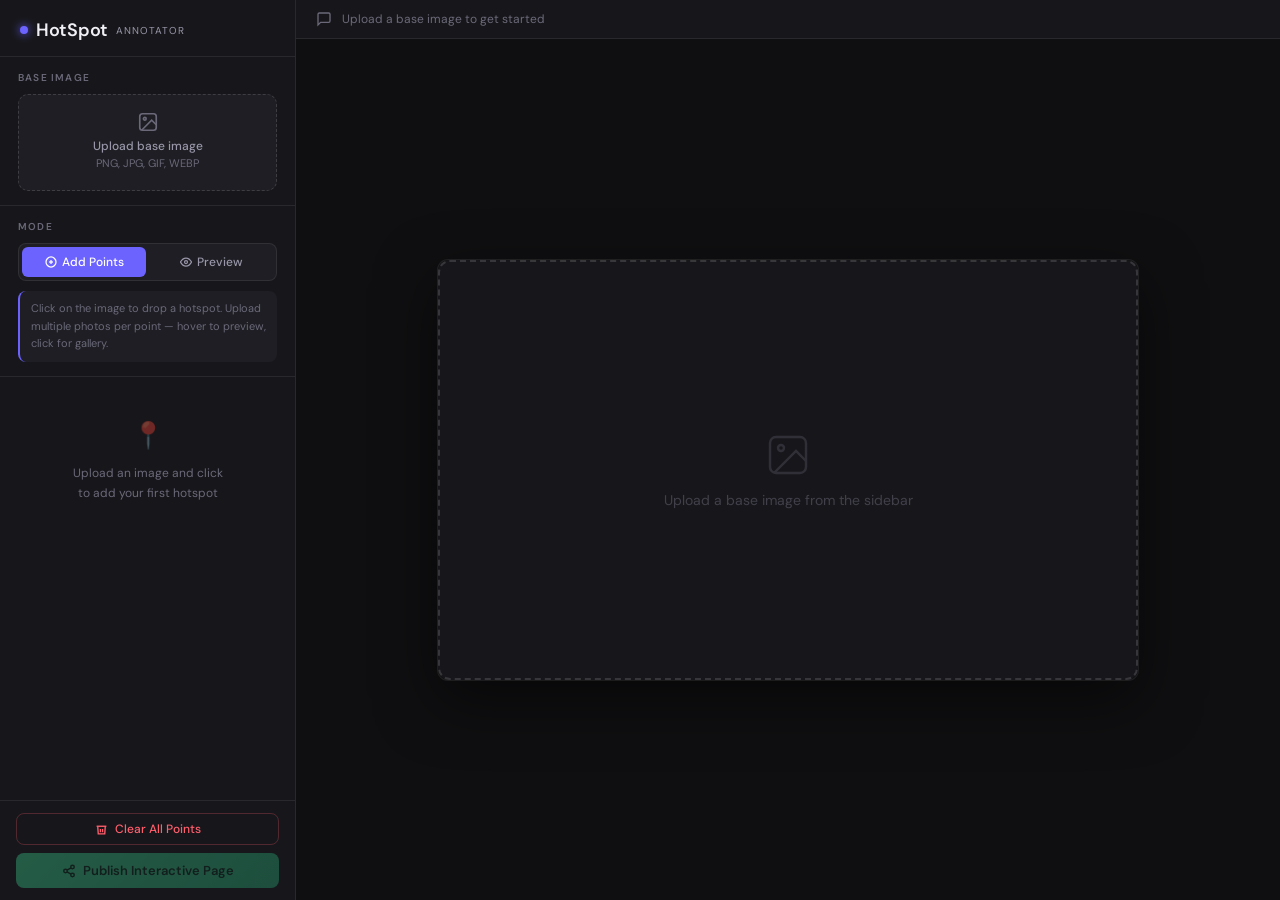
<file: hotspot-annotator-v4.html>
<!DOCTYPE html>
<html lang="en">
<head>
<meta charset="UTF-8">
<meta name="viewport" content="width=device-width, initial-scale=1.0">
<title>HotSpot — Interactive Image Annotator</title>
<link href="https://fonts.googleapis.com/css2?family=DM+Sans:wght@300;400;500;600&family=DM+Mono:wght@400;500&display=swap" rel="stylesheet">
<style>
*, *::before, *::after { box-sizing: border-box; margin: 0; padding: 0; }

:root {
  --bg: #0f0f11; --bg2: #17171b; --bg3: #1e1e24; --bg4: #26262e;
  --border: rgba(255,255,255,0.08); --border2: rgba(255,255,255,0.14);
  --text: #f0eff5; --text2: #9896a8; --text3: #6b6979;
  --accent: #6c63ff; --accent2: #8b84ff; --accent-glow: rgba(108,99,255,0.25);
  --red: #ff5e6c; --green: #3ddc97; --amber: #f7b731;
  --sidebar: 296px;
}

body { font-family: 'DM Sans', sans-serif; background: var(--bg); color: var(--text); height: 100vh; display: flex; overflow: hidden; }

/* ── SIDEBAR ── */
#sidebar { width: var(--sidebar); min-width: var(--sidebar); background: var(--bg2); border-right: 1px solid var(--border); display: flex; flex-direction: column; overflow: hidden; }
.sidebar-header { padding: 18px 20px 14px; border-bottom: 1px solid var(--border); flex-shrink: 0; }
.logo { font-size: 18px; font-weight: 600; letter-spacing: -0.3px; display: flex; align-items: center; gap: 8px; }
.logo-dot { width: 8px; height: 8px; border-radius: 50%; background: var(--accent); box-shadow: 0 0 10px var(--accent); }
.logo sub { font-size: 10px; font-weight: 400; color: var(--text2); letter-spacing: 1px; text-transform: uppercase; vertical-align: middle; }
.sidebar-section { padding: 14px 18px; border-bottom: 1px solid var(--border); flex-shrink: 0; }
.section-label { font-size: 10px; font-weight: 600; letter-spacing: 1.2px; text-transform: uppercase; color: var(--text3); margin-bottom: 10px; }

.upload-zone { border: 1.5px dashed var(--border2); border-radius: 10px; padding: 16px 12px; text-align: center; cursor: pointer; transition: all 0.2s; background: var(--bg3); }
.upload-zone:hover { border-color: var(--accent); background: rgba(108,99,255,0.06); }
.upload-zone.has-image { border-style: solid; border-color: var(--accent); padding: 10px 12px; }
.upload-zone svg { color: var(--text3); margin-bottom: 5px; display: block; margin-left: auto; margin-right: auto; }
.upload-zone.has-image svg { color: var(--green); }
.upload-title { font-size: 12px; font-weight: 500; color: var(--text2); margin-bottom: 2px; }
.upload-sub { font-size: 11px; color: var(--text3); }
#base-img-name { font-size: 11px; color: var(--green); font-family: 'DM Mono', monospace; margin-top: 4px; white-space: nowrap; overflow: hidden; text-overflow: ellipsis; }

.btn { display: flex; align-items: center; justify-content: center; gap: 7px; width: 100%; padding: 9px 14px; border-radius: 8px; font-family: 'DM Sans', sans-serif; font-size: 13px; font-weight: 500; cursor: pointer; transition: all 0.15s; border: none; }
.btn-danger { background: transparent; color: var(--red); border: 1px solid rgba(255,94,108,0.25); font-size: 12px; padding: 7px 10px; }
.btn-danger:hover { background: rgba(255,94,108,0.1); }
.btn-publish { background: linear-gradient(135deg, #3ddc97, #2ab57d); color: #0a2e1f; font-weight: 600; }
.btn-publish:hover { filter: brightness(1.08); }
.btn-publish:disabled { opacity: 0.35; cursor: not-allowed; filter: none; }

.mode-toggle { display: flex; background: var(--bg3); border: 1px solid var(--border); border-radius: 8px; padding: 3px; gap: 3px; }
.mode-btn { flex: 1; padding: 7px; border-radius: 6px; border: none; background: transparent; font-family: 'DM Sans', sans-serif; font-size: 12px; font-weight: 500; color: var(--text2); cursor: pointer; transition: all 0.15s; display: flex; align-items: center; justify-content: center; gap: 5px; }
.mode-btn.active { background: var(--accent); color: #fff; }

.points-list { flex: 1; overflow-y: auto; padding: 10px 14px; }
.points-list::-webkit-scrollbar { width: 4px; }
.points-list::-webkit-scrollbar-thumb { background: var(--border2); border-radius: 4px; }

.point-item { background: var(--bg3); border: 1px solid var(--border); border-radius: 10px; padding: 10px 11px; margin-bottom: 8px; cursor: pointer; transition: all 0.15s; }
.point-item:hover { border-color: var(--border2); background: var(--bg4); }
.point-item.selected { border-color: var(--accent); background: rgba(108,99,255,0.08); }

.point-header { display: flex; align-items: center; gap: 8px; margin-bottom: 8px; }
.point-badge { width: 22px; height: 22px; border-radius: 50%; background: var(--accent); color: #fff; font-size: 10px; font-weight: 700; display: flex; align-items: center; justify-content: center; font-family: 'DM Mono', monospace; flex-shrink: 0; }
.point-name-input { background: var(--bg4); border: 1px solid var(--border2); border-radius: 6px; padding: 4px 8px; font-family: 'DM Sans', sans-serif; font-size: 12px; color: var(--text); width: 100%; }
.point-name-input:focus { outline: none; border-color: var(--accent); }

/* ── MULTI-IMAGE STRIP ── */
.img-strip { display: flex; gap: 5px; flex-wrap: wrap; margin-bottom: 6px; }
.img-thumb-wrap { position: relative; width: 54px; height: 44px; border-radius: 6px; overflow: hidden; flex-shrink: 0; }
.img-thumb { width: 100%; height: 100%; object-fit: cover; display: block; border: 1px solid var(--border2); border-radius: 6px; }
.img-thumb-remove { position: absolute; top: 2px; right: 2px; width: 14px; height: 14px; border-radius: 50%; background: rgba(255,94,108,0.85); color: #fff; font-size: 9px; display: flex; align-items: center; justify-content: center; cursor: pointer; opacity: 0; transition: opacity 0.15s; border: none; }
.img-thumb-wrap:hover .img-thumb-remove { opacity: 1; }
.img-add-btn { width: 54px; height: 44px; border: 1.5px dashed var(--border2); border-radius: 6px; display: flex; flex-direction: column; align-items: center; justify-content: center; gap: 2px; cursor: pointer; background: var(--bg4); transition: all 0.15s; color: var(--text3); font-size: 9px; }
.img-add-btn:hover { border-color: var(--accent); color: var(--accent2); }
.img-count-badge { font-size: 10px; color: var(--text3); margin-bottom: 5px; }

/* overlay controls */
.overlay-controls { background: var(--bg4); border-radius: 7px; padding: 8px 9px; margin-bottom: 6px; }
.overlay-toggle-row { display: flex; align-items: center; justify-content: space-between; }
.overlay-label { font-size: 11px; color: var(--text2); }
.toggle-switch { position: relative; width: 32px; height: 18px; }
.toggle-switch input { display: none; }
.toggle-slider { position: absolute; inset: 0; background: var(--bg3); border: 1px solid var(--border2); border-radius: 20px; cursor: pointer; transition: 0.2s; }
.toggle-slider::before { content: ''; position: absolute; width: 12px; height: 12px; background: var(--text3); border-radius: 50%; top: 2px; left: 2px; transition: 0.2s; }
.toggle-switch input:checked + .toggle-slider { background: var(--accent); border-color: var(--accent); }
.toggle-switch input:checked + .toggle-slider::before { background: #fff; transform: translateX(14px); }
.overlay-expanded { margin-top: 8px; display: flex; flex-direction: column; gap: 5px; }
.overlay-input { background: var(--bg3); border: 1px solid var(--border); border-radius: 5px; padding: 4px 7px; font-family: 'DM Sans', sans-serif; font-size: 11px; color: var(--text); width: 100%; }
.overlay-input:focus { outline: none; border-color: var(--accent); }
.overlay-input::placeholder { color: var(--text3); }
.row2 { display: flex; gap: 5px; }
.row2 select { flex: 1; }
select.overlay-input option { background: #1e1e24; }
.color-row { display: flex; gap: 5px; align-items: center; }
.color-row label { font-size: 10px; color: var(--text3); white-space: nowrap; }
.color-input { width: 28px; height: 24px; border-radius: 5px; border: 1px solid var(--border2); padding: 2px; cursor: pointer; background: transparent; }

.point-desc-input { background: var(--bg4); border: 1px solid var(--border); border-radius: 6px; padding: 4px 8px; font-family: 'DM Sans', sans-serif; font-size: 11px; color: var(--text2); width: 100%; resize: none; height: 38px; }
.point-desc-input:focus { outline: none; border-color: var(--accent); }

.empty-state { text-align: center; padding: 28px 16px; color: var(--text3); font-size: 12px; line-height: 1.6; }
.empty-icon { font-size: 26px; margin-bottom: 8px; opacity: 0.4; }

/* ── MAIN ── */
#main { flex: 1; display: flex; flex-direction: column; overflow: hidden; }
#toolbar { display: flex; align-items: center; justify-content: space-between; padding: 11px 20px; border-bottom: 1px solid var(--border); background: var(--bg2); gap: 12px; }
.toolbar-left { display: flex; align-items: center; gap: 10px; }
.toolbar-info { font-size: 12px; color: var(--text3); }
.point-count-badge { background: var(--accent); color: #fff; font-size: 11px; font-weight: 600; padding: 2px 8px; border-radius: 20px; font-family: 'DM Mono', monospace; }

#canvas-wrapper { flex: 1; display: flex; align-items: center; justify-content: center; overflow: auto; padding: 24px; }
#canvas-container { position: relative; display: inline-block; cursor: crosshair; border-radius: 10px; overflow: visible; box-shadow: 0 0 0 1px var(--border), 0 20px 60px rgba(0,0,0,0.5); }
#canvas-container.view-mode { cursor: default; }
#base-image { display: block; max-width: 100%; max-height: calc(100vh - 120px); border-radius: 10px; user-select: none; }

.no-image-placeholder { width: 700px; height: 420px; display: flex; flex-direction: column; align-items: center; justify-content: center; gap: 12px; border: 2px dashed var(--border2); border-radius: 12px; background: var(--bg2); color: var(--text3); cursor: default; }
.no-image-placeholder svg { opacity: 0.3; }
.no-image-placeholder p { font-size: 14px; opacity: 0.5; }

/* ── HOTSPOT PINS ── */
.hotspot { position: absolute; transform: translate(-50%, -50%); z-index: 10; cursor: pointer; }
.hotspot-pin { width: 28px; height: 28px; border-radius: 50%; background: var(--accent); border: 2px solid rgba(255,255,255,0.9); display: flex; align-items: center; justify-content: center; font-size: 10px; font-weight: 700; color: #fff; font-family: 'DM Mono', monospace; box-shadow: 0 0 0 3px var(--accent-glow), 0 2px 8px rgba(0,0,0,0.4); transition: transform 0.15s, box-shadow 0.15s; position: relative; z-index: 2; }
.hotspot-pin::after { content: ''; position: absolute; width: 100%; height: 100%; border-radius: 50%; background: var(--accent); opacity: 0.3; animation: ping 2s cubic-bezier(0,0,0.2,1) infinite; }
@keyframes ping { 75%, 100% { transform: scale(2.2); opacity: 0; } }
.hotspot:hover .hotspot-pin { transform: scale(1.15); box-shadow: 0 0 0 5px var(--accent-glow), 0 4px 16px rgba(0,0,0,0.5); }
.hotspot.selected .hotspot-pin { background: var(--amber); box-shadow: 0 0 0 3px rgba(247,183,49,0.3), 0 2px 8px rgba(0,0,0,0.4); }

/* ── FLOATING TOOLTIP ── */
#floating-tooltip {
  position: absolute;
  background: var(--bg2);
  border: 1px solid var(--border2);
  border-radius: 12px;
  width: 240px;
  pointer-events: none;
  opacity: 0;
  transition: opacity 0.15s ease;
  box-shadow: 0 8px 32px rgba(0,0,0,0.55);
  z-index: 200;
  overflow: hidden;
}
#floating-tooltip.visible { opacity: 1; }
#floating-tooltip.clickable { pointer-events: all; }

/* tooltip image area */
.tip-img-wrap {
  position: relative; width: 100%; overflow: hidden;
  border-radius: 0;
}
.tip-img-main { width: 100%; height: 130px; object-fit: cover; display: block; }

/* "Click to View More" badge */
.tip-more-badge {
  position: absolute; bottom: 7px; right: 7px;
  background: rgba(0,0,0,0.72);
  border: 1px solid rgba(255,255,255,0.18);
  border-radius: 20px;
  padding: 3px 9px;
  font-size: 10px; font-weight: 500; color: #fff;
  display: flex; align-items: center; gap: 4px;
  backdrop-filter: blur(4px);
  cursor: pointer;
}
.tip-more-badge svg { flex-shrink: 0; }

/* carousel nav arrows */
.tip-carousel-nav {
  position: absolute; top: 50%; transform: translateY(-50%);
  width: 28px; height: 28px; border-radius: 50%;
  background: rgba(0,0,0,0.6); border: 1px solid rgba(255,255,255,0.2);
  color: #fff; display: none; align-items: center; justify-content: center;
  cursor: pointer; z-index: 10; font-size: 13px; transition: background 0.15s;
  backdrop-filter: blur(4px);
}
.tip-carousel-nav:hover { background: rgba(108,99,255,0.7); }
.tip-carousel-nav.left { left: 7px; }
.tip-carousel-nav.right { right: 7px; }
.tip-carousel-nav.show { display: flex; }

/* image counter dots */
.tip-dots { display: flex; gap: 4px; justify-content: center; padding: 5px 0 2px; }
.tip-dot { width: 5px; height: 5px; border-radius: 50%; background: var(--border2); transition: background 0.15s; }
.tip-dot.active { background: var(--accent); }

/* overlay text on image */
.tip-img-overlay { position: absolute; left: 0; right: 0; padding: 6px 9px; display: none; }
.tip-img-overlay.pos-top { top: 0; }
.tip-img-overlay.pos-middle { top: 50%; transform: translateY(-50%); text-align: center; }
.tip-img-overlay.pos-bottom { bottom: 0; }
.overlay-bg-solid { background: rgba(0,0,0,0.6); }
.overlay-bg-gradient-top { background: linear-gradient(180deg, rgba(0,0,0,0.7) 0%, transparent 100%); padding-bottom: 12px; }
.overlay-bg-gradient-bottom { background: linear-gradient(0deg, rgba(0,0,0,0.7) 0%, transparent 100%); padding-top: 12px; }
.overlay-bg-none { background: transparent; }
.tooltip-overlay-text { line-height: 1.35; white-space: pre-wrap; word-break: break-word; display: block; }

.tip-body { padding: 10px 12px 10px; }
.tip-title { font-size: 13px; font-weight: 600; color: var(--text); margin-bottom: 3px; }
.tip-desc { font-size: 11px; color: var(--text2); line-height: 1.5; }

.tip-arrow { position: absolute; width: 0; height: 0; border: 6px solid transparent; }
.tip-arrow.down { top: 100%; border-top-color: var(--bg2); }
.tip-arrow.up { bottom: 100%; border-bottom-color: var(--bg2); }

/* ── PUBLISHED OVERLAY ── */
#published-overlay { display: none; position: fixed; inset: 0; background: rgba(0,0,0,0.8); z-index: 1000; align-items: center; justify-content: center; backdrop-filter: blur(6px); }
#published-overlay.open { display: flex; }
.published-modal { background: var(--bg2); border: 1px solid var(--border2); border-radius: 16px; width: 90vw; max-width: 1060px; max-height: 90vh; overflow: hidden; display: flex; flex-direction: column; }
.modal-header { display: flex; align-items: center; justify-content: space-between; padding: 15px 20px; border-bottom: 1px solid var(--border); }
.modal-title { font-size: 15px; font-weight: 600; }
.modal-close { width: 28px; height: 28px; border-radius: 6px; border: 1px solid var(--border2); background: transparent; color: var(--text2); cursor: pointer; display: flex; align-items: center; justify-content: center; font-size: 16px; transition: all 0.15s; }
.modal-close:hover { background: var(--bg4); color: var(--text); }
.modal-body { flex: 1; overflow: auto; padding: 20px; display: flex; align-items: flex-start; justify-content: center; }
.published-canvas { position: relative; display: inline-block; }
#published-image { display: block; max-width: 100%; border-radius: 8px; }
.modal-footer { padding: 13px 20px; border-top: 1px solid var(--border); display: flex; gap: 10px; justify-content: flex-end; }
.footer-btn { padding: 8px 18px; border-radius: 8px; font-family: 'DM Sans', sans-serif; font-size: 13px; font-weight: 500; cursor: pointer; border: none; transition: all 0.15s; }
.footer-btn-outline { background: transparent; color: var(--text2); border: 1px solid var(--border2); }
.footer-btn-outline:hover { background: var(--bg4); }
.footer-btn-export { background: var(--accent); color: #fff; }
.footer-btn-export:hover { background: var(--accent2); }

.pub-hotspot { position: absolute; transform: translate(-50%,-50%); cursor: pointer; }
.pub-pin { width: 32px; height: 32px; border-radius: 50%; background: var(--accent); border: 2.5px solid rgba(255,255,255,0.95); display: flex; align-items: center; justify-content: center; font-size: 11px; font-weight: 700; color: #fff; font-family: 'DM Mono', monospace; box-shadow: 0 0 0 4px var(--accent-glow), 0 4px 12px rgba(0,0,0,0.5); position: relative; z-index: 2; transition: transform 0.15s; }
.pub-pin::after { content: ''; position: absolute; width: 100%; height: 100%; border-radius: 50%; background: var(--accent); opacity: 0.25; animation: ping 2.5s cubic-bezier(0,0,0.2,1) infinite; }
.pub-hotspot:hover .pub-pin { transform: scale(1.1); }

.pub-tooltip { position: absolute; background: #1a1a22; border: 1px solid rgba(255,255,255,0.12); border-radius: 12px; width: 248px; pointer-events: none; opacity: 0; transition: opacity 0.15s; box-shadow: 0 12px 40px rgba(0,0,0,0.6); z-index: 200; overflow: hidden; }

.instructions { font-size: 11px; color: var(--text3); line-height: 1.6; padding: 9px 11px; background: var(--bg3); border-radius: 8px; border-left: 2px solid var(--accent); margin-top: 10px; }
.sidebar-footer { padding: 12px 16px; flex-shrink: 0; border-top: 1px solid var(--border); }
</style>
</head>
<body>

<aside id="sidebar">
  <div class="sidebar-header">
    <div class="logo"><div class="logo-dot"></div>HotSpot <sub>annotator</sub></div>
  </div>

  <div class="sidebar-section">
    <div class="section-label">Base Image</div>
    <div class="upload-zone" id="base-upload-zone" onclick="document.getElementById('base-img-input').click()">
      <svg width="22" height="22" viewBox="0 0 24 24" fill="none" stroke="currentColor" stroke-width="1.8"><rect x="3" y="3" width="18" height="18" rx="3"/><circle cx="8.5" cy="8.5" r="1.5"/><polyline points="21,15 16,10 5,21"/></svg>
      <div class="upload-title">Upload base image</div>
      <div class="upload-sub">PNG, JPG, GIF, WEBP</div>
      <div id="base-img-name"></div>
    </div>
    <input type="file" id="base-img-input" accept="image/*" style="display:none">
  </div>

  <div class="sidebar-section">
    <div class="section-label">Mode</div>
    <div class="mode-toggle">
      <button class="mode-btn active" id="mode-add" onclick="setMode('add')">
        <svg width="12" height="12" viewBox="0 0 24 24" fill="none" stroke="currentColor" stroke-width="2.5"><circle cx="12" cy="12" r="10"/><line x1="12" y1="8" x2="12" y2="16"/><line x1="8" y1="12" x2="16" y2="12"/></svg>Add Points
      </button>
      <button class="mode-btn" id="mode-view" onclick="setMode('view')">
        <svg width="12" height="12" viewBox="0 0 24 24" fill="none" stroke="currentColor" stroke-width="2.5"><path d="M1 12s4-8 11-8 11 8 11 8-4 8-11 8-11-8-11-8z"/><circle cx="12" cy="12" r="3"/></svg>Preview
      </button>
    </div>
    <div class="instructions">Click on the image to drop a hotspot. Upload multiple photos per point — hover to preview, click for gallery.</div>
  </div>

  <div class="points-list" id="points-list">
    <div class="empty-state" id="empty-state">
      <div class="empty-icon">📍</div>Upload an image and click<br>to add your first hotspot
    </div>
  </div>

  <div class="sidebar-footer">
    <button class="btn btn-danger" onclick="clearAll()" style="margin-bottom:8px">
      <svg width="13" height="13" viewBox="0 0 24 24" fill="none" stroke="currentColor" stroke-width="2.5"><polyline points="3 6 5 6 21 6"/><path d="M19 6l-1 14H6L5 6"/><path d="M10 11v6M14 11v6"/></svg>Clear All Points
    </button>
    <button class="btn btn-publish" id="publish-btn" onclick="openPublished()" disabled>
      <svg width="14" height="14" viewBox="0 0 24 24" fill="none" stroke="currentColor" stroke-width="2.5"><circle cx="18" cy="5" r="3"/><circle cx="6" cy="12" r="3"/><circle cx="18" cy="19" r="3"/><line x1="8.59" y1="13.51" x2="15.42" y2="17.49"/><line x1="15.41" y1="6.51" x2="8.59" y2="10.49"/></svg>Publish Interactive Page
    </button>
  </div>
</aside>

<main id="main">
  <div id="toolbar">
    <div class="toolbar-left">
      <svg width="16" height="16" viewBox="0 0 24 24" fill="none" stroke="var(--text3)" stroke-width="2"><path d="M21 15a2 2 0 0 1-2 2H7l-4 4V5a2 2 0 0 1 2-2h14a2 2 0 0 1 2 2z"/></svg>
      <span class="toolbar-info" id="toolbar-hint">Upload a base image to get started</span>
    </div>
    <span class="point-count-badge" id="point-count-badge" style="display:none">0 points</span>
  </div>
  <div id="canvas-wrapper">
    <div id="canvas-container" onclick="handleCanvasClick(event)">
      <div class="no-image-placeholder" id="no-image-msg">
        <svg width="48" height="48" viewBox="0 0 24 24" fill="none" stroke="currentColor" stroke-width="1.2"><rect x="3" y="3" width="18" height="18" rx="3"/><circle cx="8.5" cy="8.5" r="1.5"/><polyline points="21,15 16,10 5,21"/></svg>
        <p>Upload a base image from the sidebar</p>
      </div>
      <img id="base-image" style="display:none" draggable="false">
      <div id="floating-tooltip">
        <div class="tip-arrow" id="ft-arrow"></div>
      </div>
    </div>
  </div>
</main>

<div id="published-overlay">
  <div class="published-modal">
    <div class="modal-header">
      <div class="modal-title">🌐 Published Interactive Page Preview</div>
      <button class="modal-close" onclick="closePublished()">✕</button>
    </div>
    <div class="modal-body">
      <div class="published-canvas" id="published-canvas">
        <img id="published-image" draggable="false">
      </div>
    </div>
    <div class="modal-footer">
      <button class="footer-btn footer-btn-outline" onclick="closePublished()">Close</button>
      <button class="footer-btn footer-btn-export" onclick="exportHTML()">⬇ Export as HTML File</button>
    </div>
  </div>
</div>

<input type="file" id="point-img-input" accept="image/*" multiple style="display:none">

<script>
/* ═══ STATE ═══ */
let state = { baseImage: null, points: [], mode: 'add', selectedPoint: null, nextLabel: 'A' };

const TIP_W = 240, TIP_H = 230, PIN_R = 14, M = 10;

/* ═══ LABEL ═══ */
function advanceLabel(l) {
  if (!l) return 'A';
  const c = l.charCodeAt(l.length - 1);
  return c === 90 ? l.slice(0, -1) + 'AA' : l.slice(0, -1) + String.fromCharCode(c + 1);
}

/* ═══ BASE IMAGE ═══ */
document.getElementById('base-img-input').addEventListener('change', e => {
  const file = e.target.files[0]; if (!file) return;
  const r = new FileReader();
  r.onload = ev => {
    state.baseImage = ev.target.result;
    const img = document.getElementById('base-image');
    img.src = ev.target.result; img.style.display = 'block';
    document.getElementById('no-image-msg').style.display = 'none';
    document.getElementById('base-upload-zone').classList.add('has-image');
    document.getElementById('base-img-name').textContent = file.name;
    document.getElementById('toolbar-hint').textContent = 'Click on the image to add hotspot markers';
    updatePublishBtn();
  };
  r.readAsDataURL(file);
});

const uploadZone = document.getElementById('base-upload-zone');
uploadZone.addEventListener('dragover', e => { e.preventDefault(); uploadZone.style.borderColor = 'var(--accent)'; });
uploadZone.addEventListener('dragleave', () => { uploadZone.style.borderColor = ''; });
uploadZone.addEventListener('drop', e => {
  e.preventDefault(); uploadZone.style.borderColor = '';
  const file = e.dataTransfer.files[0];
  if (file && file.type.startsWith('image/')) {
    const dt = new DataTransfer(); dt.items.add(file);
    document.getElementById('base-img-input').files = dt.files;
    document.getElementById('base-img-input').dispatchEvent(new Event('change'));
  }
});

/* ═══ MODE ═══ */
function setMode(m) {
  state.mode = m;
  document.getElementById('mode-add').classList.toggle('active', m === 'add');
  document.getElementById('mode-view').classList.toggle('active', m === 'view');
  document.getElementById('canvas-container').classList.toggle('view-mode', m === 'view');
}

/* ═══ CANVAS CLICK ═══ */
function handleCanvasClick(e) {
  if (state.mode !== 'add') return;
  if (!state.baseImage) return;
  if (e.target.closest('.hotspot') || e.target.closest('#floating-tooltip')) return;
  hideTooltip();

  const img = document.getElementById('base-image');
  const rect = img.getBoundingClientRect();
  const x = ((e.clientX - rect.left) / rect.width) * 100;
  const y = ((e.clientY - rect.top) / rect.height) * 100;
  if (x < 0 || x > 100 || y < 0 || y > 100) return;

  const point = {
    id: Date.now(), label: state.nextLabel, x, y,
    name: `Point ${state.nextLabel}`, description: '',
    images: [], // array of {src, overlay:{enabled,text,position,fontSize,fontColor,bgStyle}}
  };

  state.nextLabel = advanceLabel(state.nextLabel);
  state.points.push(point);
  renderHotspot(point);
  renderSidebarPoint(point);
  selectPoint(point.id);
  updateCountBadge(); updatePublishBtn();
}

/* ═══════════════════════════════════════════════
   FLOATING TOOLTIP SYSTEM
   - hover  → show first image, "Click to View More" badge (if >1 img)
   - click  → make pointer-events:all, show carousel arrows
═══════════════════════════════════════════════ */
let _activePt = null;
let _tipExpanded = false;
let _tipIdx = 0;

function buildTooltipHTML(pt, expanded) {
  const imgs = pt.images || [];
  const idx  = expanded ? _tipIdx : 0;
  const img  = imgs[idx] || null;
  const ov   = img ? img.overlay : { enabled: false };
  const bgCls = ov.bgStyle === 'solid' ? 'overlay-bg-solid'
    : ov.bgStyle === 'gradient-top'    ? 'overlay-bg-gradient-top'
    : ov.bgStyle === 'gradient-bottom' ? 'overlay-bg-gradient-bottom'
    : 'overlay-bg-none';

  const hasMultiple = imgs.length > 1;
  const showMore = !expanded && hasMultiple;

  let imgHTML = '';
  if (img) {
    const overlayHTML = (ov.enabled && ov.text)
      ? `<div class="tip-img-overlay pos-${ov.position} ${bgCls}" style="display:block">
           <span class="tooltip-overlay-text" style="font-size:${ov.fontSize}px;color:${ov.fontColor}">${escHtml(ov.text)}</span>
         </div>` : '';

    const leftBtn  = expanded && hasMultiple ? `<button class="tip-carousel-nav left show" onclick="tipNav(-1,event)">&#8249;</button>` : '';
    const rightBtn = expanded && hasMultiple ? `<button class="tip-carousel-nav right show" onclick="tipNav(1,event)">&#8250;</button>` : '';

    const moreBadge = showMore
      ? `<div class="tip-more-badge">
           <svg width="10" height="10" viewBox="0 0 24 24" fill="none" stroke="currentColor" stroke-width="2.5"><rect x="3" y="3" width="7" height="7"/><rect x="14" y="3" width="7" height="7"/><rect x="14" y="14" width="7" height="7"/><rect x="3" y="14" width="7" height="7"/></svg>
           Click to View More
         </div>` : '';

    const dotsHTML = expanded && hasMultiple
      ? `<div class="tip-dots">${imgs.map((_,i) => `<div class="tip-dot${i===idx?' active':''}"></div>`).join('')}</div>`
      : '';

    imgHTML = `
      <div class="tip-img-wrap">
        <img class="tip-img-main" src="${img.src}" alt="">
        ${overlayHTML}
        ${leftBtn}${rightBtn}
        ${moreBadge}
      </div>
      ${dotsHTML}
    `;
  }

  return `
    ${imgHTML}
    <div class="tip-body">
      <div class="tip-title">${escHtml(pt.name)}</div>
      ${pt.description ? `<div class="tip-desc">${escHtml(pt.description)}</div>` : ''}
    </div>
    <div class="tip-arrow" id="ft-arrow"></div>
  `;
}

function positionTooltip(pt) {
  const ft  = document.getElementById('floating-tooltip');
  const img = document.getElementById('base-image');
  if (!ft || !img) return;
  const imgW = img.offsetWidth, imgH = img.offsetHeight;
  const pinX = (pt.x / 100) * imgW, pinY = (pt.y / 100) * imgH;
  const TH = ft.offsetHeight || TIP_H;
  const gap = PIN_R + 4;
  const canAbove = (pinY - gap - TH) >= M;
  const canBelow = (pinY + gap + TH) <= (imgH - M);
  const above = canAbove || !canBelow;
  let tipTop = above ? Math.max(M, pinY - gap - TH) : Math.min(pinY + gap, imgH - TH - M);
  let tipLeft = Math.max(M, Math.min(pinX - TIP_W / 2, imgW - TIP_W - M));
  ft.style.left = tipLeft + 'px'; ft.style.top = tipTop + 'px';
  const arr = document.getElementById('ft-arrow');
  if (arr) {
    arr.className = 'tip-arrow ' + (above ? 'down' : 'up');
    arr.style.left = Math.max(10, Math.min(pinX - tipLeft - 6, TIP_W - 22)) + 'px';
  }
}

function showTooltip(pt, expanded) {
  _activePt = pt;
  _tipExpanded = expanded;
  const ft = document.getElementById('floating-tooltip');
  if (!ft) return;
  ft.innerHTML = buildTooltipHTML(pt, expanded);
  ft.className = 'floating-tooltip' + (expanded ? ' clickable' : '');
  ft.id = 'floating-tooltip';
  ft.style.opacity = '0';
  requestAnimationFrame(() => {
    positionTooltip(pt);
    ft.style.opacity = '1';
  });
}

function hideTooltip() {
  _activePt = null; _tipExpanded = false; _tipIdx = 0;
  const ft = document.getElementById('floating-tooltip');
  if (ft) { ft.style.opacity = '0'; ft.classList.remove('clickable'); }
}

function tipNav(dir, e) {
  e.stopPropagation();
  if (!_activePt) return;
  const len = _activePt.images.length;
  _tipIdx = (_tipIdx + dir + len) % len;
  showTooltip(_activePt, true);
}

/* ═══ RENDER HOTSPOT ON CANVAS ═══ */
function renderHotspot(point) {
  const container = document.getElementById('canvas-container');
  const hs = document.createElement('div');
  hs.className = 'hotspot'; hs.id = `hs-${point.id}`;
  hs.style.left = point.x + '%'; hs.style.top = point.y + '%';
  hs.innerHTML = `<div class="hotspot-pin">${escHtml(point.label)}</div>`;

  hs.addEventListener('mouseenter', () => {
    if (!_tipExpanded) { _tipIdx = 0; showTooltip(point, false); }
  });
  hs.addEventListener('mouseleave', (e) => {
    // don't hide if mouse moved into the tooltip
    const ft = document.getElementById('floating-tooltip');
    if (ft && ft.contains(e.relatedTarget)) return;
    if (!_tipExpanded) hideTooltip();
  });
  hs.addEventListener('click', e => {
    e.stopPropagation();
    selectPoint(point.id);
    if (point.images.length > 0) { _tipIdx = 0; showTooltip(point, true); }
  });

  container.appendChild(hs);
}

// Hide tooltip when clicking on canvas (not a hotspot/tooltip)
document.getElementById('canvas-container').addEventListener('mousedown', e => {
  const ft = document.getElementById('floating-tooltip');
  if (!e.target.closest('.hotspot') && !e.target.closest('#floating-tooltip')) {
    hideTooltip();
  }
});

// Keep tooltip alive when mouse moves into it
document.getElementById('floating-tooltip').addEventListener('mouseenter', () => {});
document.getElementById('floating-tooltip').addEventListener('mouseleave', (e) => {
  if (_tipExpanded) return; // stay open in expanded mode
  const hs = e.relatedTarget?.closest?.('.hotspot');
  if (!hs) hideTooltip();
});

function refreshTooltip(pt) {
  if (!_activePt || _activePt.id !== pt.id) return;
  const ft = document.getElementById('floating-tooltip');
  if (!ft || ft.style.opacity === '0') return;
  showTooltip(pt, _tipExpanded);
}

/* ═══ SIDEBAR ═══ */
function renderSidebarPoint(point) {
  document.getElementById('empty-state').style.display = 'none';
  const list = document.getElementById('points-list');
  const item = document.createElement('div');
  item.className = 'point-item'; item.id = `si-${point.id}`;
  item.innerHTML = buildSidebarItemHTML(point);
  item.addEventListener('click', () => selectPoint(point.id));
  list.appendChild(item);
  bindSidebarEvents(point.id);
}

function buildSidebarItemHTML(pt) {
  const imgs = pt.images || [];
  const firstOv = imgs[0] ? imgs[0].overlay : { enabled: false, text: '', position: 'bottom', fontSize: '13', fontColor: '#ffffff', bgStyle: 'gradient-bottom' };

  const thumbsHTML = imgs.map((img, i) => `
    <div class="img-thumb-wrap">
      <img class="img-thumb" src="${img.src}" alt="">
      <button class="img-thumb-remove" onclick="removePointImage(${pt.id},${i},event)" title="Remove">✕</button>
    </div>
  `).join('');

  return `
    <div class="point-header">
      <div class="point-badge">${escHtml(pt.label)}</div>
      <input class="point-name-input" value="${escHtml(pt.name)}" placeholder="Point name" data-id="${pt.id}" data-field="name">
      <button style="background:transparent;border:1px solid rgba(255,94,108,0.25);color:var(--red);border-radius:6px;padding:3px 7px;cursor:pointer;font-size:11px;flex-shrink:0" onclick="removePoint(${pt.id});event.stopPropagation()">✕</button>
    </div>

    ${imgs.length > 0 ? `<div class="img-count-badge">${imgs.length} photo${imgs.length>1?'s':''} · hover=preview, click=gallery</div>` : ''}

    <div class="img-strip">
      ${thumbsHTML}
      <div class="img-add-btn" data-upload="${pt.id}">
        <svg width="13" height="13" viewBox="0 0 24 24" fill="none" stroke="currentColor" stroke-width="2.2"><line x1="12" y1="5" x2="12" y2="19"/><line x1="5" y1="12" x2="19" y2="12"/></svg>
        <span>Add</span>
      </div>
    </div>

    ${imgs.length > 0 ? `
    <div class="overlay-controls" onclick="event.stopPropagation()">
      <div class="overlay-toggle-row">
        <span class="overlay-label">📝 Text on 1st image</span>
        <label class="toggle-switch">
          <input type="checkbox" data-id="${pt.id}" data-field="overlay-enabled" ${firstOv.enabled ? 'checked' : ''}>
          <span class="toggle-slider"></span>
        </label>
      </div>
      <div class="overlay-expanded" id="ov-expanded-${pt.id}" style="display:${firstOv.enabled ? 'flex' : 'none'}">
        <input class="overlay-input" type="text" placeholder="Overlay text" value="${escHtml(firstOv.text)}" data-id="${pt.id}" data-field="overlay-text">
        <div class="row2">
          <select class="overlay-input" data-id="${pt.id}" data-field="overlay-position">
            <option value="top" ${firstOv.position==='top'?'selected':''}>Top</option>
            <option value="middle" ${firstOv.position==='middle'?'selected':''}>Middle</option>
            <option value="bottom" ${firstOv.position==='bottom'?'selected':''}>Bottom</option>
          </select>
          <select class="overlay-input" data-id="${pt.id}" data-field="overlay-bg">
            <option value="gradient-bottom" ${firstOv.bgStyle==='gradient-bottom'?'selected':''}>Gradient btm</option>
            <option value="gradient-top" ${firstOv.bgStyle==='gradient-top'?'selected':''}>Gradient top</option>
            <option value="solid" ${firstOv.bgStyle==='solid'?'selected':''}>Solid dark</option>
            <option value="none" ${firstOv.bgStyle==='none'?'selected':''}>None</option>
          </select>
        </div>
        <div class="color-row">
          <label>Size</label>
          <select class="overlay-input" style="flex:1" data-id="${pt.id}" data-field="overlay-size">
            <option value="11" ${firstOv.fontSize==='11'?'selected':''}>11px</option>
            <option value="13" ${firstOv.fontSize==='13'?'selected':''}>13px</option>
            <option value="15" ${firstOv.fontSize==='15'?'selected':''}>15px</option>
            <option value="18" ${firstOv.fontSize==='18'?'selected':''}>18px</option>
          </select>
          <label>Color</label>
          <input type="color" class="color-input" value="${firstOv.fontColor}" data-id="${pt.id}" data-field="overlay-color">
        </div>
      </div>
    </div>` : ''}

    <textarea class="point-desc-input" placeholder="Caption (optional)" data-id="${pt.id}" data-field="description">${escHtml(pt.description)}</textarea>
  `;
}

function bindSidebarEvents(id) {
  const item = document.getElementById(`si-${id}`);
  if (!item) return;

  const on = (field, ev, fn) => {
    const el = item.querySelector(`[data-field="${field}"]`);
    if (el) el.addEventListener(ev, e => fn(e, state.points.find(p => p.id === id)));
  };

  on('name', 'input', (e, pt) => { if (pt) { pt.name = e.target.value; refreshTooltip(pt); } });
  on('description', 'input', (e, pt) => { if (pt) { pt.description = e.target.value; refreshTooltip(pt); } });

  // overlay events (affect first image overlay)
  on('overlay-enabled', 'change', (e, pt) => {
    if (!pt || !pt.images[0]) return;
    pt.images[0].overlay.enabled = e.target.checked;
    document.getElementById(`ov-expanded-${id}`).style.display = e.target.checked ? 'flex' : 'none';
    refreshTooltip(pt);
  });
  on('overlay-text', 'input', (e, pt) => { if (pt?.images[0]) { pt.images[0].overlay.text = e.target.value; refreshTooltip(pt); } });
  on('overlay-position', 'change', (e, pt) => { if (pt?.images[0]) { pt.images[0].overlay.position = e.target.value; refreshTooltip(pt); } });
  on('overlay-bg', 'change', (e, pt) => { if (pt?.images[0]) { pt.images[0].overlay.bgStyle = e.target.value; refreshTooltip(pt); } });
  on('overlay-size', 'change', (e, pt) => { if (pt?.images[0]) { pt.images[0].overlay.fontSize = e.target.value; refreshTooltip(pt); } });
  on('overlay-color', 'input', (e, pt) => { if (pt?.images[0]) { pt.images[0].overlay.fontColor = e.target.value; refreshTooltip(pt); } });

  // Add image button
  const addBtn = item.querySelector(`[data-upload="${id}"]`);
  if (addBtn) addBtn.addEventListener('click', e => { e.stopPropagation(); triggerPointImageUpload(id); });
}

/* ═══ IMAGE UPLOAD (multiple) ═══ */
function triggerPointImageUpload(id) {
  const input = document.getElementById('point-img-input');
  input.onchange = e => {
    const files = Array.from(e.target.files);
    if (!files.length) return;
    const pt = state.points.find(p => p.id === id);
    if (!pt) return;
    let loaded = 0;
    files.forEach(file => {
      const r = new FileReader();
      r.onload = ev => {
        pt.images.push({
          src: ev.target.result,
          overlay: { enabled: false, text: '', position: 'bottom', fontSize: '13', fontColor: '#ffffff', bgStyle: 'gradient-bottom' }
        });
        loaded++;
        if (loaded === files.length) {
          refreshSidebarItem(pt);
          refreshTooltip(pt);
          updatePublishBtn();
        }
      };
      r.readAsDataURL(file);
    });
    input.value = '';
  };
  input.click();
}

function removePointImage(ptId, imgIdx, e) {
  e.stopPropagation();
  const pt = state.points.find(p => p.id === ptId);
  if (!pt) return;
  pt.images.splice(imgIdx, 1);
  refreshSidebarItem(pt);
  refreshTooltip(pt);
  updatePublishBtn();
}

function refreshSidebarItem(pt) {
  const item = document.getElementById(`si-${pt.id}`);
  if (!item) return;
  const wasSelected = item.classList.contains('selected');
  item.innerHTML = buildSidebarItemHTML(pt);
  bindSidebarEvents(pt.id);
  if (wasSelected) item.classList.add('selected');
}

/* ═══ SELECT / REMOVE / CLEAR ═══ */
function selectPoint(id) {
  state.selectedPoint = id;
  document.querySelectorAll('.hotspot').forEach(el => el.classList.remove('selected'));
  document.querySelectorAll('.point-item').forEach(el => el.classList.remove('selected'));
  document.getElementById(`hs-${id}`)?.classList.add('selected');
  const si = document.getElementById(`si-${id}`);
  if (si) { si.classList.add('selected'); si.scrollIntoView({ behavior: 'smooth', block: 'nearest' }); }
}

function removePoint(id) {
  state.points = state.points.filter(p => p.id !== id);
  document.getElementById(`hs-${id}`)?.remove();
  document.getElementById(`si-${id}`)?.remove();
  if (state.points.length === 0) { document.getElementById('empty-state').style.display = ''; state.nextLabel = 'A'; }
  hideTooltip(); updateCountBadge(); updatePublishBtn();
}

function clearAll() {
  if (!state.points.length) return;
  if (!confirm('Remove all hotspot points?')) return;
  state.points = []; state.nextLabel = 'A';
  document.querySelectorAll('.hotspot').forEach(el => el.remove());
  document.getElementById('points-list').innerHTML = `<div class="empty-state" id="empty-state"><div class="empty-icon">📍</div>Upload an image and click<br>to add your first hotspot</div>`;
  hideTooltip(); updateCountBadge(); updatePublishBtn();
}

/* ═══ PUBLISHED PREVIEW ═══ */
function buildPubTooltipHTML(pt, idx) {
  const imgs = pt.images || [];
  const img  = imgs[idx] || null;
  const ov   = img ? img.overlay : { enabled: false };
  const bgCls = ov.bgStyle === 'solid' ? 'overlay-bg-solid'
    : ov.bgStyle === 'gradient-top'    ? 'overlay-bg-gradient-top'
    : ov.bgStyle === 'gradient-bottom' ? 'overlay-bg-gradient-bottom'
    : 'overlay-bg-none';
  const hasMultiple = imgs.length > 1;

  let imgHTML = '';
  if (img) {
    const overlayHTML = (ov.enabled && ov.text)
      ? `<div class="tip-img-overlay pos-${ov.position} ${bgCls}" style="display:block">
           <span class="tooltip-overlay-text" style="font-size:${ov.fontSize}px;color:${ov.fontColor}">${escHtml(ov.text)}</span>
         </div>` : '';

    imgHTML = `
      <div class="tip-img-wrap">
        <img class="tip-img-main" src="${img.src}" alt="">
        ${overlayHTML}
        ${hasMultiple && idx > 0 ? `<button class="tip-carousel-nav left show" onclick="pubNav(this,-1)">&#8249;</button>` : ''}
        ${hasMultiple && idx < imgs.length - 1 ? `<button class="tip-carousel-nav right show" onclick="pubNav(this,1)">&#8250;</button>` : ''}
      </div>
      ${hasMultiple ? `<div class="tip-dots">${imgs.map((_,i)=>`<div class="tip-dot${i===idx?' active':''}"></div>`).join('')}</div>` : ''}
    `;
  }

  return `${imgHTML}
    <div class="tip-body">
      <div class="tip-title" style="color:#f0eff5">${escHtml(pt.name)}</div>
      ${pt.description ? `<div class="tip-desc" style="color:#9896a8">${escHtml(pt.description)}</div>` : ''}
    </div>`;
}

function posPubTip(tipEl, pt, imgEl) {
  const iw = imgEl.offsetWidth, ih = imgEl.offsetHeight;
  const px = (pt.x/100)*iw, py = (pt.y/100)*ih;
  const TW = 248, TH = tipEl.offsetHeight||230, gap=18;
  const above = (py-gap-TH)>=M || !((py+gap+TH)<=(ih-M));
  const top = above ? Math.max(M, py-gap-TH) : Math.min(py+gap, ih-TH-M);
  const left = Math.max(M, Math.min(px-TW/2, iw-TW-M));
  tipEl.style.left = left+'px'; tipEl.style.top = top+'px';
  const arr = tipEl.querySelector('.pub-arrow');
  if (arr) { arr.className='pub-arrow tip-arrow '+(above?'down':'up'); arr.style.left=Math.max(10,Math.min(px-left-6,TW-22))+'px'; }
}

function openPublished() {
  if (!state.baseImage || !state.points.length) return;
  const pubImg = document.getElementById('published-image');
  pubImg.src = state.baseImage;

  const doRender = () => {
    const canvas = document.getElementById('published-canvas');
    canvas.querySelectorAll('.pub-hotspot, .pub-ft').forEach(el => el.remove());

    const ft = document.createElement('div');
    ft.className = 'pub-tooltip pub-ft';
    ft.style.cssText = 'opacity:0;pointer-events:all;';
    canvas.appendChild(ft);

    state.points.forEach(pt => {
      const hs = document.createElement('div');
      hs.className = 'pub-hotspot';
      hs.style.left = pt.x+'%'; hs.style.top = pt.y+'%';
      hs.innerHTML = `<div class="pub-pin">${escHtml(pt.label)}</div>`;
      hs.dataset.ptId = pt.id;

      let ptIdx = 0;
      const updateFt = () => {
        ft.innerHTML = buildPubTooltipHTML(pt, ptIdx) + '<div class="pub-arrow tip-arrow"></div>';
        requestAnimationFrame(() => { posPubTip(ft, pt, pubImg); ft.style.opacity='1'; });
        // attach nav buttons
        ft.querySelectorAll('.tip-carousel-nav').forEach(btn => {
          btn.addEventListener('click', e => {
            e.stopPropagation();
            const d = btn.classList.contains('left') ? -1 : 1;
            ptIdx = (ptIdx + d + pt.images.length) % pt.images.length;
            updateFt();
          });
        });
      };

      hs.addEventListener('mouseenter', () => {
        ptIdx = 0;
        ft.innerHTML = buildPubTooltipHTML(pt, 0) + '<div class="pub-arrow tip-arrow"></div>';
        ft.style.opacity='0';
        requestAnimationFrame(() => { posPubTip(ft, pt, pubImg); ft.style.opacity='1'; });
        ft.dataset.ptId = pt.id;
      });

      hs.addEventListener('mouseleave', e => {
        if (ft.contains(e.relatedTarget)) return;
        ft.style.opacity='0';
      });

      hs.addEventListener('click', e => {
        e.stopPropagation();
        if (pt.images.length > 0) updateFt();
      });

      canvas.appendChild(hs);
    });

    ft.addEventListener('mouseleave', e => {
      if (!e.relatedTarget?.closest?.('.pub-hotspot')) ft.style.opacity='0';
    });
  };

  if (pubImg.complete && pubImg.naturalWidth) doRender(); else pubImg.onload = doRender;
  document.getElementById('published-overlay').classList.add('open');
}

function closePublished() { document.getElementById('published-overlay').classList.remove('open'); }

/* ═══ EXPORT HTML ═══ */
function exportHTML() {
  const pinsJSON = JSON.stringify(state.points.map(pt => ({
    label: pt.label, x: pt.x, y: pt.y,
    name: pt.name, description: pt.description,
    images: (pt.images || []).map(img => ({ src: img.src, overlay: img.overlay }))
  })));

  const html = `<!DOCTYPE html>
<html lang="en">
<head>
<meta charset="UTF-8">
<meta name="viewport" content="width=device-width,initial-scale=1.0">
<title>Interactive Hotspot Map</title>
<style>
*{box-sizing:border-box;margin:0;padding:0;}
body{background:#0f0f11;display:flex;align-items:center;justify-content:center;min-height:100vh;font-family:system-ui,sans-serif;padding:24px;}
.wrap{position:relative;display:inline-block;}
.base{display:block;max-width:90vw;max-height:85vh;border-radius:10px;box-shadow:0 20px 60px rgba(0,0,0,.6);}
.pw{position:absolute;transform:translate(-50%,-50%);cursor:pointer;}
.pin{width:32px;height:32px;border-radius:50%;background:#6c63ff;border:2.5px solid rgba(255,255,255,.95);display:flex;align-items:center;justify-content:center;font-size:11px;font-weight:700;color:#fff;font-family:monospace;box-shadow:0 0 0 4px rgba(108,99,255,.25),0 4px 12px rgba(0,0,0,.5);position:relative;z-index:2;transition:transform .15s;}
.pin::after{content:'';position:absolute;width:100%;height:100%;border-radius:50%;background:#6c63ff;opacity:.25;animation:ping 2.5s cubic-bezier(0,0,.2,1) infinite;}
@keyframes ping{75%,100%{transform:scale(2.2);opacity:0;}}
.pw:hover .pin{transform:scale(1.1);}
.ft{position:absolute;background:#1a1a22;border:1px solid rgba(255,255,255,.12);border-radius:12px;width:248px;pointer-events:all;opacity:0;transition:opacity .15s;box-shadow:0 12px 40px rgba(0,0,0,.6);z-index:100;overflow:hidden;}
.tiw{position:relative;width:100%;}
.tiw img{width:100%;height:134px;object-fit:cover;display:block;}
.iovl{position:absolute;left:0;right:0;padding:7px 10px;display:none;}
.iovl.show{display:block;}
.iovl.pt{top:0;}.iovl.pm{top:50%;transform:translateY(-50%);text-align:center;}.iovl.pb{bottom:0;}
.bs{background:rgba(0,0,0,.6);}.bgt{background:linear-gradient(180deg,rgba(0,0,0,.7) 0%,transparent 100%);padding-bottom:12px;}.bgb{background:linear-gradient(0deg,rgba(0,0,0,.7) 0%,transparent 100%);padding-top:12px;}
.mb{position:absolute;bottom:7px;right:7px;background:rgba(0,0,0,.72);border:1px solid rgba(255,255,255,.18);border-radius:20px;padding:3px 9px;font-size:10px;color:#fff;cursor:pointer;display:flex;align-items:center;gap:4px;}
.nav{position:absolute;top:50%;transform:translateY(-50%);width:28px;height:28px;border-radius:50%;background:rgba(0,0,0,.6);border:1px solid rgba(255,255,255,.2);color:#fff;display:none;align-items:center;justify-content:center;cursor:pointer;z-index:10;font-size:13px;}
.nav:hover{background:rgba(108,99,255,.7);}
.nl{left:7px;}.nr{right:7px;}
.nav.show{display:flex;}
.dots{display:flex;gap:4px;justify-content:center;padding:5px 0 2px;}
.dot{width:5px;height:5px;border-radius:50%;background:rgba(255,255,255,.25);}
.dot.a{background:#6c63ff;}
.tb{padding:10px 12px 10px;}
.tt{font-size:14px;font-weight:600;color:#f0eff5;margin-bottom:4px;}
.td{font-size:12px;color:#9896a8;line-height:1.55;}
.arr{position:absolute;width:0;height:0;border:6px solid transparent;}
.arr.up{bottom:100%;border-bottom-color:#1a1a22;}
.arr.dn{top:100%;border-top-color:#1a1a22;}
</style>
</head>
<body>
<div class="wrap" id="wrap"><img class="base" id="bi" src="${state.baseImage}" alt=""></div>
<script>
var pins=${pinsJSON};
var bi=document.getElementById('bi'),wrap=document.getElementById('wrap');
var ft=null,curPt=null,curIdx=0,expanded=false;
function esc(s){return String(s||'').replace(/&/g,'&amp;').replace(/</g,'&lt;').replace(/>/g,'&gt;');}
function bgc(s){return s==='solid'?'bs':s==='gradient-top'?'bgt':s==='gradient-bottom'?'bgb':'';}
function poc(p){return p==='top'?'pt':p==='middle'?'pm':'pb';}
function place(pt){
  var iw=bi.offsetWidth,ih=bi.offsetHeight,px=(pt.x/100)*iw,py=(pt.y/100)*ih;
  var TW=248,TH=ft.offsetHeight||230,gap=18,M=10;
  var above=(py-gap-TH)>=M||!((py+gap+TH)<=(ih-M));
  var top=above?Math.max(M,py-gap-TH):Math.min(py+gap,ih-TH-M);
  var left=Math.max(M,Math.min(px-TW/2,iw-TW-M));
  ft.style.left=left+'px';ft.style.top=top+'px';
  var arr=ft.querySelector('.arr');
  if(arr){arr.className='arr '+(above?'dn':'up');arr.style.left=Math.max(10,Math.min(px-left-6,TW-22))+'px';}
}
function buildTip(pt,idx,exp){
  var imgs=pt.images||[],img=imgs[idx],ov=img?img.overlay:{};
  var hm=imgs.length>1;
  var ih='';
  if(img){
    var ovShow=ov.enabled&&ov.text;
    ih='<div class="tiw"><img src="'+img.src+'" alt=""><div class="iovl '+poc(ov.position||'bottom')+' '+bgc(ov.bgStyle||'none')+(ovShow?' show':'')+'"><span style="display:block;font-size:'+(ov.fontSize||13)+'px;color:'+(ov.fontColor||'#fff')+';line-height:1.35">'+esc(ov.text||'')+'</span></div>';
    if(exp&&hm){
      if(idx>0)ih+='<button class="nav nl show" onclick="nav(-1,event)">&#8249;</button>';
      if(idx<imgs.length-1)ih+='<button class="nav nr show" onclick="nav(1,event)">&#8250;</button>';
    }
    if(!exp&&hm)ih+='<div class="mb">&#9783; Click to View More</div>';
    ih+='</div>';
    if(hm)ih+='<div class="dots">'+imgs.map(function(_,i){return'<div class="dot'+(i===idx?' a':'')+'"></div>';}).join('')+'</div>';
  }
  return ih+'<div class="tb"><div class="tt">'+esc(pt.name)+'</div>'+(pt.description?'<div class="td">'+esc(pt.description)+'</div>':'')+'</div><div class="arr"></div>';
}
function showTip(pt,idx,exp){
  curPt=pt;curIdx=idx;expanded=exp;
  ft.innerHTML=buildTip(pt,idx,exp);ft.style.opacity='0';
  requestAnimationFrame(function(){place(pt);ft.style.opacity='1';});
}
function nav(d,e){e.stopPropagation();if(!curPt)return;var l=curPt.images.length;curIdx=(curIdx+d+l)%l;showTip(curPt,curIdx,true);}
function render(){
  wrap.querySelectorAll('.pw').forEach(function(e){e.remove();});
  if(ft)ft.remove();
  ft=document.createElement('div');ft.className='ft';wrap.appendChild(ft);
  pins.forEach(function(pt){
    var el=document.createElement('div');
    el.className='pw';el.style.left=pt.x+'%';el.style.top=pt.y+'%';
    el.innerHTML='<div class="pin">'+esc(pt.label)+'</div>';
    el.addEventListener('mouseenter',function(){if(!expanded){curIdx=0;showTip(pt,0,false);}});
    el.addEventListener('mouseleave',function(e){if(ft.contains(e.relatedTarget))return;if(!expanded)ft.style.opacity='0';});
    el.addEventListener('click',function(e){e.stopPropagation();if(pt.images&&pt.images.length)showTip(pt,0,true);});
    wrap.appendChild(el);
  });
  wrap.addEventListener('click',function(e){
    if(!e.target.closest('.pw')&&!e.target.closest('.ft')){ft.style.opacity='0';expanded=false;}
  });
  ft.addEventListener('mouseleave',function(e){if(!e.relatedTarget||!e.relatedTarget.closest('.pw'))if(!expanded)ft.style.opacity='0';});
}
if(bi.complete&&bi.naturalWidth)render();else bi.onload=render;
window.addEventListener('resize',function(){if(ft)ft.style.opacity='0';expanded=false;});
<\/script>
</body>
</html>`;

  const blob = new Blob([html], { type: 'text/html' });
  const a = document.createElement('a');
  a.href = URL.createObjectURL(blob);
  a.download = 'hotspot-map.html';
  a.click();
}

/* ═══ HELPERS ═══ */
function updateCountBadge() {
  const badge = document.getElementById('point-count-badge');
  const n = state.points.length;
  badge.style.display = n > 0 ? '' : 'none';
  badge.textContent = `${n} point${n !== 1 ? 's' : ''}`;
}
function updatePublishBtn() {
  document.getElementById('publish-btn').disabled = !state.baseImage || !state.points.length;
}
function escHtml(s) {
  return String(s || '').replace(/&/g,'&amp;').replace(/</g,'&lt;').replace(/>/g,'&gt;').replace(/"/g,'&quot;');
}

window.addEventListener('resize', () => hideTooltip());
document.getElementById('base-image').addEventListener('load', hideTooltip);
document.getElementById('published-overlay').addEventListener('click', e => {
  if (e.target === document.getElementById('published-overlay')) closePublished();
});
</script>
</body>
</html>
</file>
<file: projects/iphone-lens-case-affiliate-site/styles.css>
:root {
  color-scheme: light;
  --ink: #191919;
  --muted: #5f615b;
  --paper: #f7f7f5;
  --surface: #ffffff;
  --line: #deded8;
  --tomato: #1d4ed8;
  --tomato-dark: #17368f;
  --cream: #d9dde8;
  --herb: #1f7a7a;
  --teal: #334155;
  --shadow: 0 18px 42px rgba(20, 28, 42, 0.14);
}

* {
  box-sizing: border-box;
}

html {
  scroll-behavior: smooth;
}

body {
  margin: 0;
  background: var(--paper);
  color: var(--ink);
  font-family: Inter, ui-sans-serif, system-ui, -apple-system, BlinkMacSystemFont, "Segoe UI", sans-serif;
  line-height: 1.55;
  overflow-x: hidden;
}

a {
  color: inherit;
}

em {
  font-style: italic;
}

.site-header {
  position: sticky;
  top: 0;
  z-index: 10;
  display: flex;
  align-items: center;
  justify-content: space-between;
  gap: 24px;
  padding: 14px clamp(18px, 4vw, 54px);
  background: rgba(255, 250, 242, 0.9);
  border-bottom: 1px solid var(--line);
  backdrop-filter: blur(14px);
}

.brand,
nav {
  display: flex;
  align-items: center;
  gap: 12px;
}

.brand {
  font-weight: 800;
  text-decoration: none;
}

.brand-mark {
  display: grid;
  place-items: center;
  width: 34px;
  height: 34px;
  border-radius: 8px;
  background: var(--ink);
  color: var(--paper);
  font-size: 0.8rem;
  letter-spacing: 0;
}

nav a {
  color: var(--muted);
  font-size: 0.95rem;
  font-weight: 700;
  text-decoration: none;
}

nav a:hover {
  color: var(--tomato-dark);
}

.hero {
  display: grid;
  grid-template-columns: minmax(0, 0.9fr) minmax(320px, 1.1fr);
  align-items: center;
  gap: clamp(28px, 5vw, 72px);
  min-height: calc(100vh - 64px);
  padding: clamp(34px, 7vw, 92px) clamp(18px, 5vw, 74px) clamp(28px, 5vw, 64px);
}

.hero > * {
  min-width: 0;
}

.hero-copy {
  min-width: 0;
  max-width: 680px;
}

.eyebrow {
  margin: 0 0 12px;
  color: var(--teal);
  font-size: 0.78rem;
  font-weight: 900;
  letter-spacing: 0.12em;
  text-transform: uppercase;
}

h1,
h2,
h3,
p,
summary,
li {
  overflow-wrap: anywhere;
}

h1 {
  margin: 0;
  max-width: 12ch;
  font-size: clamp(3rem, 8.2vw, 6.2rem);
  line-height: 0.96;
  letter-spacing: 0;
}

h2 {
  margin: 0;
  font-size: clamp(2rem, 4.5vw, 4rem);
  line-height: 1;
  letter-spacing: 0;
}

h3 {
  margin: 18px 0 8px;
  font-size: 1.18rem;
}

.lead {
  max-width: 58ch;
  margin: 24px 0 0;
  color: var(--muted);
  font-size: clamp(1.08rem, 2vw, 1.32rem);
}

.hero-actions {
  display: flex;
  flex-wrap: wrap;
  gap: 12px;
  margin-top: 30px;
}

.button {
  display: inline-flex;
  align-items: center;
  justify-content: center;
  min-height: 48px;
  padding: 13px 18px;
  border: 1px solid transparent;
  border-radius: 8px;
  font-weight: 900;
  text-decoration: none;
}

.button.primary {
  background: var(--tomato);
  color: white;
  box-shadow: 0 10px 22px rgba(216, 66, 36, 0.28);
}

.button.primary:hover {
  background: var(--tomato-dark);
}

.button.secondary {
  background: transparent;
  border-color: var(--line);
  color: var(--ink);
}

.product-gallery {
  width: 100%;
  max-width: 100%;
  min-width: 0;
}

.slider {
  position: relative;
  overflow: hidden;
  width: 100%;
  max-width: 100%;
  border: 1px solid var(--line);
  border-radius: 8px;
  background: var(--surface);
  box-shadow: var(--shadow);
}

.slides {
  position: relative;
  aspect-ratio: 1 / 1;
  overflow: hidden;
}

.slide {
  position: absolute;
  inset: 0;
  display: grid;
  place-items: center;
  margin: 0;
  opacity: 0;
  transform: translateX(100%);
  transition: opacity 420ms ease, transform 520ms ease;
}

.slide img {
  display: block;
  width: 100%;
  height: 100%;
  object-fit: contain;
  background: white;
}

.slide.is-active {
  z-index: 2;
  opacity: 1;
  transform: translateX(0);
}

.slide.from-right {
  animation: fromRight 520ms ease both;
}

.slide.from-left {
  animation: fromLeft 520ms ease both;
}

.slide.to-left {
  z-index: 1;
  opacity: 1;
  animation: toLeft 520ms ease both;
}

.slide.to-right {
  z-index: 1;
  opacity: 1;
  animation: toRight 520ms ease both;
}

.slider-button {
  position: absolute;
  top: 50%;
  z-index: 4;
  display: grid;
  place-items: center;
  width: 42px;
  height: 42px;
  border: 1px solid rgba(0, 0, 0, 0.08);
  border-radius: 999px;
  background: rgba(255, 255, 255, 0.92);
  color: var(--ink);
  cursor: pointer;
  font-size: 2rem;
  line-height: 1;
  transform: translateY(-50%);
}

.slider-button:hover {
  background: white;
}

.slider-button.prev {
  left: 14px;
}

.slider-button.next {
  right: 14px;
}

.slider-dots {
  position: absolute;
  right: 0;
  bottom: 12px;
  left: 0;
  z-index: 4;
  display: flex;
  justify-content: center;
  gap: 8px;
}

.slider-dots button {
  width: 9px;
  height: 9px;
  padding: 0;
  border: 0;
  border-radius: 50%;
  background: rgba(25, 25, 25, 0.25);
  cursor: pointer;
}

.slider-dots button.is-active {
  background: var(--tomato);
}

.signal-strip {
  display: grid;
  grid-template-columns: repeat(3, 1fr);
  gap: 1px;
  margin: 0 clamp(18px, 5vw, 74px);
  overflow: hidden;
  border: 1px solid var(--line);
  border-radius: 8px;
  background: var(--line);
}

.signal-strip div {
  min-height: 126px;
  padding: 22px;
  background: var(--surface);
}

.signal-strip strong,
.signal-strip span {
  display: block;
}

.signal-strip strong {
  margin-bottom: 8px;
  font-size: 1.05rem;
}

.signal-strip span {
  color: var(--muted);
}

.section {
  padding: clamp(58px, 9vw, 112px) clamp(18px, 5vw, 74px);
}

.two-column {
  display: grid;
  grid-template-columns: minmax(0, 0.85fr) minmax(0, 1.15fr);
  gap: clamp(24px, 5vw, 68px);
}

.copy-stack p {
  margin: 0 0 18px;
  color: var(--muted);
  font-size: 1.08rem;
}

.text-link {
  display: inline-flex;
  margin-top: 4px;
  color: var(--tomato-dark);
  font-weight: 900;
  text-decoration-thickness: 2px;
  text-underline-offset: 5px;
}

.section-heading {
  max-width: 760px;
  margin-bottom: 28px;
}

.flavour-grid,
.review-grid {
  display: grid;
  grid-template-columns: repeat(3, 1fr);
  gap: 16px;
}

.flavour-grid article,
.review-grid article {
  min-height: 208px;
  padding: 24px;
  border: 1px solid var(--line);
  border-radius: 8px;
  background: var(--surface);
}

.flavour-grid p,
.review-grid p {
  margin: 0;
  color: var(--muted);
}

.stars {
  margin-bottom: 14px;
  color: #f0a51a;
  letter-spacing: 0.08em;
}

.dot {
  display: block;
  width: 34px;
  height: 34px;
  border-radius: 50%;
}

.dot.red {
  background: var(--tomato);
}

.dot.cream {
  background: var(--cream);
}

.dot.green {
  background: var(--herb);
}

.dot.black {
  background: #151515;
}

.dot.blue {
  background: #1f4f8f;
}

.dot.purple {
  background: #8b5cf6;
}

.section-action {
  margin-top: 22px;
}

.feature-band {
  display: grid;
  grid-template-columns: minmax(0, 1fr) minmax(280px, 0.8fr);
  gap: clamp(26px, 5vw, 70px);
  background: #1f211f;
  color: white;
}

.feature-band .eyebrow {
  color: var(--cream);
}

.feature-band ul {
  display: grid;
  gap: 14px;
  align-content: center;
  margin: 0;
  padding-left: 20px;
  color: #f1ebdf;
}

.faq {
  max-width: 980px;
}

details {
  border-top: 1px solid var(--line);
  background: transparent;
}

details:last-child {
  border-bottom: 1px solid var(--line);
}

summary {
  cursor: pointer;
  padding: 20px 0;
  font-weight: 900;
}

details p {
  max-width: 75ch;
  margin: 0 0 20px;
  color: var(--muted);
}

.closing-cta {
  margin: 0 clamp(18px, 5vw, 74px) clamp(48px, 7vw, 86px);
  padding: clamp(34px, 6vw, 64px);
  border-radius: 8px;
  background: var(--surface);
  box-shadow: var(--shadow);
}

.closing-cta h2 {
  max-width: 13ch;
  margin-bottom: 24px;
}

footer {
  padding: 24px clamp(18px, 5vw, 74px) 42px;
  color: var(--muted);
  font-size: 0.76rem;
}

@keyframes fromRight {
  from {
    opacity: 1;
    transform: translateX(100%);
  }
  to {
    opacity: 1;
    transform: translateX(0);
  }
}

@keyframes fromLeft {
  from {
    opacity: 1;
    transform: translateX(-100%);
  }
  to {
    opacity: 1;
    transform: translateX(0);
  }
}

@keyframes toLeft {
  from {
    opacity: 1;
    transform: translateX(0);
  }
  to {
    opacity: 1;
    transform: translateX(-100%);
  }
}

@keyframes toRight {
  from {
    opacity: 1;
    transform: translateX(0);
  }
  to {
    opacity: 1;
    transform: translateX(100%);
  }
}

@media (max-width: 860px) {
  .site-header {
    align-items: flex-start;
    flex-direction: column;
    gap: 10px;
  }

  .hero {
    grid-template-columns: 1fr;
    min-height: auto;
    width: 100%;
    padding-right: 26px;
    padding-left: 26px;
    overflow: hidden;
  }

  .hero-copy,
  .lead,
  .product-gallery {
    width: 100%;
    max-width: 28ch;
  }

  .product-gallery {
    justify-self: center;
  }

  h1 {
    max-width: 9ch;
  }

  .product-gallery {
    order: -1;
  }

  .signal-strip,
  .flavour-grid,
  .review-grid,
  .two-column,
  .feature-band {
    grid-template-columns: 1fr;
  }
}

@media (max-width: 520px) {
  nav {
    width: 100%;
    flex-wrap: wrap;
    justify-content: flex-start;
    gap: 10px 18px;
  }

  .hero-actions,
  .button {
    width: 100%;
  }

  h1 {
    font-size: clamp(2.5rem, 16vw, 3.8rem);
  }

  h2 {
    font-size: clamp(1.85rem, 11vw, 3rem);
  }

  .slider-button {
    width: 36px;
    height: 36px;
  }
}
</file>
<file: projects/wow-spaghetti-affiliate-site/styles.css>
:root {
  color-scheme: light;
  --ink: #191919;
  --muted: #5f615b;
  --paper: #fffaf2;
  --surface: #ffffff;
  --line: #eadfce;
  --tomato: #d84224;
  --tomato-dark: #a92f1a;
  --cream: #f4d997;
  --herb: #1f7a4f;
  --teal: #0e6d78;
  --shadow: 0 18px 42px rgba(56, 37, 20, 0.14);
}

* {
  box-sizing: border-box;
}

html {
  scroll-behavior: smooth;
}

body {
  margin: 0;
  background: var(--paper);
  color: var(--ink);
  font-family: Inter, ui-sans-serif, system-ui, -apple-system, BlinkMacSystemFont, "Segoe UI", sans-serif;
  line-height: 1.55;
  overflow-x: hidden;
}

a {
  color: inherit;
}

em {
  font-style: italic;
}

.site-header {
  position: sticky;
  top: 0;
  z-index: 10;
  display: flex;
  align-items: center;
  justify-content: space-between;
  gap: 24px;
  padding: 14px clamp(18px, 4vw, 54px);
  background: rgba(255, 250, 242, 0.9);
  border-bottom: 1px solid var(--line);
  backdrop-filter: blur(14px);
}

.brand,
nav {
  display: flex;
  align-items: center;
  gap: 12px;
}

.brand {
  font-weight: 800;
  text-decoration: none;
}

.brand-mark {
  display: grid;
  place-items: center;
  width: 34px;
  height: 34px;
  border-radius: 8px;
  background: var(--ink);
  color: var(--paper);
  font-size: 0.8rem;
  letter-spacing: 0;
}

nav a {
  color: var(--muted);
  font-size: 0.95rem;
  font-weight: 700;
  text-decoration: none;
}

nav a:hover {
  color: var(--tomato-dark);
}

.hero {
  display: grid;
  grid-template-columns: minmax(0, 0.9fr) minmax(320px, 1.1fr);
  align-items: center;
  gap: clamp(28px, 5vw, 72px);
  min-height: calc(100vh - 64px);
  padding: clamp(34px, 7vw, 92px) clamp(18px, 5vw, 74px) clamp(28px, 5vw, 64px);
}

.hero > * {
  min-width: 0;
}

.hero-copy {
  min-width: 0;
  max-width: 680px;
}

.eyebrow {
  margin: 0 0 12px;
  color: var(--teal);
  font-size: 0.78rem;
  font-weight: 900;
  letter-spacing: 0.12em;
  text-transform: uppercase;
}

h1,
h2,
h3,
p,
summary,
li {
  overflow-wrap: anywhere;
}

h1 {
  margin: 0;
  max-width: 12ch;
  font-size: clamp(3rem, 8.2vw, 6.2rem);
  line-height: 0.96;
  letter-spacing: 0;
}

h2 {
  margin: 0;
  font-size: clamp(2rem, 4.5vw, 4rem);
  line-height: 1;
  letter-spacing: 0;
}

h3 {
  margin: 18px 0 8px;
  font-size: 1.18rem;
}

.lead {
  max-width: 58ch;
  margin: 24px 0 0;
  color: var(--muted);
  font-size: clamp(1.08rem, 2vw, 1.32rem);
}

.hero-actions {
  display: flex;
  flex-wrap: wrap;
  gap: 12px;
  margin-top: 30px;
}

.button {
  display: inline-flex;
  align-items: center;
  justify-content: center;
  min-height: 48px;
  padding: 13px 18px;
  border: 1px solid transparent;
  border-radius: 8px;
  font-weight: 900;
  text-decoration: none;
}

.button.primary {
  background: var(--tomato);
  color: white;
  box-shadow: 0 10px 22px rgba(216, 66, 36, 0.28);
}

.button.primary:hover {
  background: var(--tomato-dark);
}

.button.secondary {
  background: transparent;
  border-color: var(--line);
  color: var(--ink);
}

.product-gallery {
  min-width: 0;
}

.slider {
  position: relative;
  overflow: hidden;
  border: 1px solid var(--line);
  border-radius: 8px;
  background: var(--surface);
  box-shadow: var(--shadow);
}

.slides {
  position: relative;
  aspect-ratio: 1 / 1;
  overflow: hidden;
}

.slide {
  position: absolute;
  inset: 0;
  display: grid;
  place-items: center;
  margin: 0;
  opacity: 0;
  transform: translateX(100%);
  transition: opacity 420ms ease, transform 520ms ease;
}

.slide img {
  display: block;
  width: 100%;
  height: 100%;
  object-fit: contain;
  background: white;
}

.slide.is-active {
  z-index: 2;
  opacity: 1;
  transform: translateX(0);
}

.slide.from-right {
  animation: fromRight 520ms ease both;
}

.slide.from-left {
  animation: fromLeft 520ms ease both;
}

.slide.to-left {
  z-index: 1;
  opacity: 1;
  animation: toLeft 520ms ease both;
}

.slide.to-right {
  z-index: 1;
  opacity: 1;
  animation: toRight 520ms ease both;
}

.slider-button {
  position: absolute;
  top: 50%;
  z-index: 4;
  display: grid;
  place-items: center;
  width: 42px;
  height: 42px;
  border: 1px solid rgba(0, 0, 0, 0.08);
  border-radius: 999px;
  background: rgba(255, 255, 255, 0.92);
  color: var(--ink);
  cursor: pointer;
  font-size: 2rem;
  line-height: 1;
  transform: translateY(-50%);
}

.slider-button:hover {
  background: white;
}

.slider-button.prev {
  left: 14px;
}

.slider-button.next {
  right: 14px;
}

.slider-dots {
  position: absolute;
  right: 0;
  bottom: 12px;
  left: 0;
  z-index: 4;
  display: flex;
  justify-content: center;
  gap: 8px;
}

.slider-dots button {
  width: 9px;
  height: 9px;
  padding: 0;
  border: 0;
  border-radius: 50%;
  background: rgba(25, 25, 25, 0.25);
  cursor: pointer;
}

.slider-dots button.is-active {
  background: var(--tomato);
}

.signal-strip {
  display: grid;
  grid-template-columns: repeat(3, 1fr);
  gap: 1px;
  margin: 0 clamp(18px, 5vw, 74px);
  overflow: hidden;
  border: 1px solid var(--line);
  border-radius: 8px;
  background: var(--line);
}

.signal-strip div {
  min-height: 126px;
  padding: 22px;
  background: var(--surface);
}

.signal-strip strong,
.signal-strip span {
  display: block;
}

.signal-strip strong {
  margin-bottom: 8px;
  font-size: 1.05rem;
}

.signal-strip span {
  color: var(--muted);
}

.section {
  padding: clamp(58px, 9vw, 112px) clamp(18px, 5vw, 74px);
}

.two-column {
  display: grid;
  grid-template-columns: minmax(0, 0.85fr) minmax(0, 1.15fr);
  gap: clamp(24px, 5vw, 68px);
}

.copy-stack p {
  margin: 0 0 18px;
  color: var(--muted);
  font-size: 1.08rem;
}

.text-link {
  display: inline-flex;
  margin-top: 4px;
  color: var(--tomato-dark);
  font-weight: 900;
  text-decoration-thickness: 2px;
  text-underline-offset: 5px;
}

.section-heading {
  max-width: 760px;
  margin-bottom: 28px;
}

.flavour-grid,
.review-grid {
  display: grid;
  grid-template-columns: repeat(3, 1fr);
  gap: 16px;
}

.flavour-grid article,
.review-grid article {
  min-height: 208px;
  padding: 24px;
  border: 1px solid var(--line);
  border-radius: 8px;
  background: var(--surface);
}

.flavour-grid p,
.review-grid p {
  margin: 0;
  color: var(--muted);
}

.stars {
  margin-bottom: 14px;
  color: #f0a51a;
  letter-spacing: 0.08em;
}

.dot {
  display: block;
  width: 34px;
  height: 34px;
  border-radius: 50%;
}

.dot.red {
  background: var(--tomato);
}

.dot.cream {
  background: var(--cream);
}

.dot.green {
  background: var(--herb);
}

.section-action {
  margin-top: 22px;
}

.feature-band {
  display: grid;
  grid-template-columns: minmax(0, 1fr) minmax(280px, 0.8fr);
  gap: clamp(26px, 5vw, 70px);
  background: #1f211f;
  color: white;
}

.feature-band .eyebrow {
  color: var(--cream);
}

.feature-band ul {
  display: grid;
  gap: 14px;
  align-content: center;
  margin: 0;
  padding-left: 20px;
  color: #f1ebdf;
}

.faq {
  max-width: 980px;
}

details {
  border-top: 1px solid var(--line);
  background: transparent;
}

details:last-child {
  border-bottom: 1px solid var(--line);
}

summary {
  cursor: pointer;
  padding: 20px 0;
  font-weight: 900;
}

details p {
  max-width: 75ch;
  margin: 0 0 20px;
  color: var(--muted);
}

.closing-cta {
  margin: 0 clamp(18px, 5vw, 74px) clamp(48px, 7vw, 86px);
  padding: clamp(34px, 6vw, 64px);
  border-radius: 8px;
  background: var(--surface);
  box-shadow: var(--shadow);
}

.closing-cta h2 {
  max-width: 13ch;
  margin-bottom: 24px;
}

footer {
  padding: 24px clamp(18px, 5vw, 74px) 42px;
  color: var(--muted);
  font-size: 0.76rem;
}

@keyframes fromRight {
  from {
    opacity: 1;
    transform: translateX(100%);
  }
  to {
    opacity: 1;
    transform: translateX(0);
  }
}

@keyframes fromLeft {
  from {
    opacity: 1;
    transform: translateX(-100%);
  }
  to {
    opacity: 1;
    transform: translateX(0);
  }
}

@keyframes toLeft {
  from {
    opacity: 1;
    transform: translateX(0);
  }
  to {
    opacity: 1;
    transform: translateX(-100%);
  }
}

@keyframes toRight {
  from {
    opacity: 1;
    transform: translateX(0);
  }
  to {
    opacity: 1;
    transform: translateX(100%);
  }
}

@media (max-width: 860px) {
  .site-header {
    align-items: flex-start;
    flex-direction: column;
    gap: 10px;
  }

  .hero {
    grid-template-columns: 1fr;
    min-height: auto;
    width: 100%;
    padding-right: 26px;
    padding-left: 26px;
    overflow: hidden;
  }

  .hero-copy,
  .lead {
    width: 100%;
    max-width: 28ch;
  }

  h1 {
    max-width: 10ch;
  }

  .product-gallery {
    order: -1;
  }

  .signal-strip,
  .flavour-grid,
  .review-grid,
  .two-column,
  .feature-band {
    grid-template-columns: 1fr;
  }
}

@media (max-width: 520px) {
  nav {
    width: 100%;
    flex-wrap: wrap;
    justify-content: flex-start;
    gap: 10px 18px;
  }

  .hero-actions,
  .button {
    width: 100%;
  }

  h1 {
    font-size: clamp(2.5rem, 16vw, 3.8rem);
  }

  h2 {
    font-size: clamp(1.85rem, 11vw, 3rem);
  }

  .slider-button {
    width: 36px;
    height: 36px;
  }
}
</file>
<file: projects/affiliate-builder-ui/generated/site/styles.css>
:root{color-scheme:light;--ink:#191919;--muted:#5f615b;--paper:#f7f7f5;--surface:#fff;--line:#deded8;--primary:#1d4ed8;--primary-dark:#17368f;--accent:#334155;--shadow:0 18px 42px rgba(20,28,42,.14)}*{box-sizing:border-box}html{scroll-behavior:smooth}body{margin:0;background:var(--paper);color:var(--ink);font-family:Inter,ui-sans-serif,system-ui,-apple-system,BlinkMacSystemFont,"Segoe UI",sans-serif;line-height:1.55;overflow-x:hidden}a{color:inherit}em{font-style:italic}.site-header{position:sticky;top:0;z-index:10;display:flex;align-items:center;justify-content:space-between;gap:24px;padding:14px clamp(18px,4vw,54px);background:rgba(247,247,245,.92);border-bottom:1px solid var(--line);backdrop-filter:blur(14px)}.brand,nav{display:flex;align-items:center;gap:12px}.brand{font-weight:800;text-decoration:none}.brand-mark{display:grid;place-items:center;width:34px;height:34px;border-radius:8px;background:var(--ink);color:var(--paper);font-size:.8rem;letter-spacing:0}nav a{color:var(--muted);font-size:.95rem;font-weight:700;text-decoration:none}.hero{display:grid;grid-template-columns:minmax(0,.9fr) minmax(320px,1.1fr);align-items:center;gap:clamp(28px,5vw,72px);min-height:calc(100vh - 64px);padding:clamp(34px,7vw,92px) clamp(18px,5vw,74px) clamp(28px,5vw,64px)}.hero>*{min-width:0}.hero-copy{min-width:0;max-width:680px}.eyebrow{margin:0 0 12px;color:var(--accent);font-size:.78rem;font-weight:900;letter-spacing:.12em;text-transform:uppercase}h1,h2,h3,p,summary,li{overflow-wrap:anywhere}h1{margin:0;max-width:12ch;font-size:clamp(3rem,8.2vw,6.2rem);line-height:.96;letter-spacing:0}h2{margin:0;font-size:clamp(2rem,4.5vw,4rem);line-height:1;letter-spacing:0}h3{margin:18px 0 8px;font-size:1.18rem}.lead{max-width:58ch;margin:24px 0 0;color:var(--muted);font-size:clamp(1.08rem,2vw,1.32rem)}.hero-actions{display:flex;flex-wrap:wrap;gap:12px;margin-top:30px}.button{display:inline-flex;align-items:center;justify-content:center;min-height:48px;padding:13px 18px;border:1px solid transparent;border-radius:8px;font-weight:900;text-decoration:none}.button.primary{background:var(--primary);color:white;box-shadow:0 10px 22px rgba(29,78,216,.25)}.button.primary:hover{background:var(--primary-dark)}.button.secondary{background:transparent;border-color:var(--line);color:var(--ink)}.product-gallery{width:100%;max-width:100%;min-width:0}.slider{position:relative;overflow:hidden;width:100%;max-width:100%;border:1px solid var(--line);border-radius:8px;background:var(--surface);box-shadow:var(--shadow)}.slides{position:relative;aspect-ratio:1/1;overflow:hidden}.slide{position:absolute;inset:0;display:grid;place-items:center;margin:0;opacity:0;transform:translateX(100%);transition:opacity 420ms ease,transform 520ms ease}.slide img{display:block;width:100%;height:100%;object-fit:contain;background:white}.slide.is-active{z-index:2;opacity:1;transform:translateX(0)}.slide.from-right{animation:fromRight 520ms ease both}.slide.from-left{animation:fromLeft 520ms ease both}.slide.to-left{z-index:1;opacity:1;animation:toLeft 520ms ease both}.slide.to-right{z-index:1;opacity:1;animation:toRight 520ms ease both}.placeholder{padding:32px;color:var(--muted);text-align:center}.slider-button{position:absolute;top:50%;z-index:4;display:grid;place-items:center;width:42px;height:42px;border:1px solid rgba(0,0,0,.08);border-radius:999px;background:rgba(255,255,255,.92);cursor:pointer;font-size:2rem;line-height:1;transform:translateY(-50%)}.slider-button.prev{left:14px}.slider-button.next{right:14px}.slider-dots{position:absolute;right:0;bottom:12px;left:0;z-index:4;display:flex;justify-content:center;gap:8px}.slider-dots button{width:9px;height:9px;padding:0;border:0;border-radius:50%;background:rgba(25,25,25,.25);cursor:pointer}.slider-dots button.is-active{background:var(--primary)}.signal-strip{display:grid;grid-template-columns:repeat(3,1fr);gap:1px;margin:0 clamp(18px,5vw,74px);overflow:hidden;border:1px solid var(--line);border-radius:8px;background:var(--line)}.signal-strip div{min-height:126px;padding:22px;background:var(--surface)}.signal-strip strong,.signal-strip span{display:block}.signal-strip strong{margin-bottom:8px;font-size:1.05rem}.signal-strip span{color:var(--muted)}.section{padding:clamp(58px,9vw,112px) clamp(18px,5vw,74px)}.two-column{display:grid;grid-template-columns:minmax(0,.85fr) minmax(0,1.15fr);gap:clamp(24px,5vw,68px)}.copy-stack p{margin:0 0 18px;color:var(--muted);font-size:1.08rem}.text-link{display:inline-flex;margin-top:4px;color:var(--primary-dark);font-weight:900;text-decoration-thickness:2px;text-underline-offset:5px}.section-heading{max-width:760px;margin-bottom:28px}.review-grid{display:grid;grid-template-columns:repeat(3,1fr);gap:16px}.review-grid article{min-height:208px;padding:24px;border:1px solid var(--line);border-radius:8px;background:var(--surface)}.review-grid p{margin:0;color:var(--muted)}.stars{margin-bottom:14px;color:#f0a51a;letter-spacing:.08em}.faq{max-width:980px}details{border-top:1px solid var(--line);background:transparent}details:last-child{border-bottom:1px solid var(--line)}summary{cursor:pointer;padding:20px 0;font-weight:900}details p{max-width:75ch;margin:0 0 20px;color:var(--muted)}footer{padding:24px clamp(18px,5vw,74px) 42px;color:var(--muted);font-size:.76rem}@keyframes fromRight{from{opacity:1;transform:translateX(100%)}to{opacity:1;transform:translateX(0)}}@keyframes fromLeft{from{opacity:1;transform:translateX(-100%)}to{opacity:1;transform:translateX(0)}}@keyframes toLeft{from{opacity:1;transform:translateX(0)}to{opacity:1;transform:translateX(-100%)}}@keyframes toRight{from{opacity:1;transform:translateX(0)}to{opacity:1;transform:translateX(100%)}}@media(max-width:860px){.site-header{align-items:flex-start;flex-direction:column;gap:10px}.hero{grid-template-columns:1fr;min-height:auto;width:100%;padding-right:26px;padding-left:26px;overflow:hidden}.hero-copy,.lead,.product-gallery{width:100%;max-width:28ch}.product-gallery{justify-self:center;order:-1}h1{max-width:10ch}.signal-strip,.review-grid,.two-column{grid-template-columns:1fr}}@media(max-width:520px){nav{width:100%;flex-wrap:wrap;justify-content:flex-start;gap:10px 18px}.hero-actions,.button{width:100%}h1{font-size:clamp(2.5rem,16vw,3.8rem)}h2{font-size:clamp(1.85rem,11vw,3rem)}.slider-button{width:36px;height:36px}}
</file>
